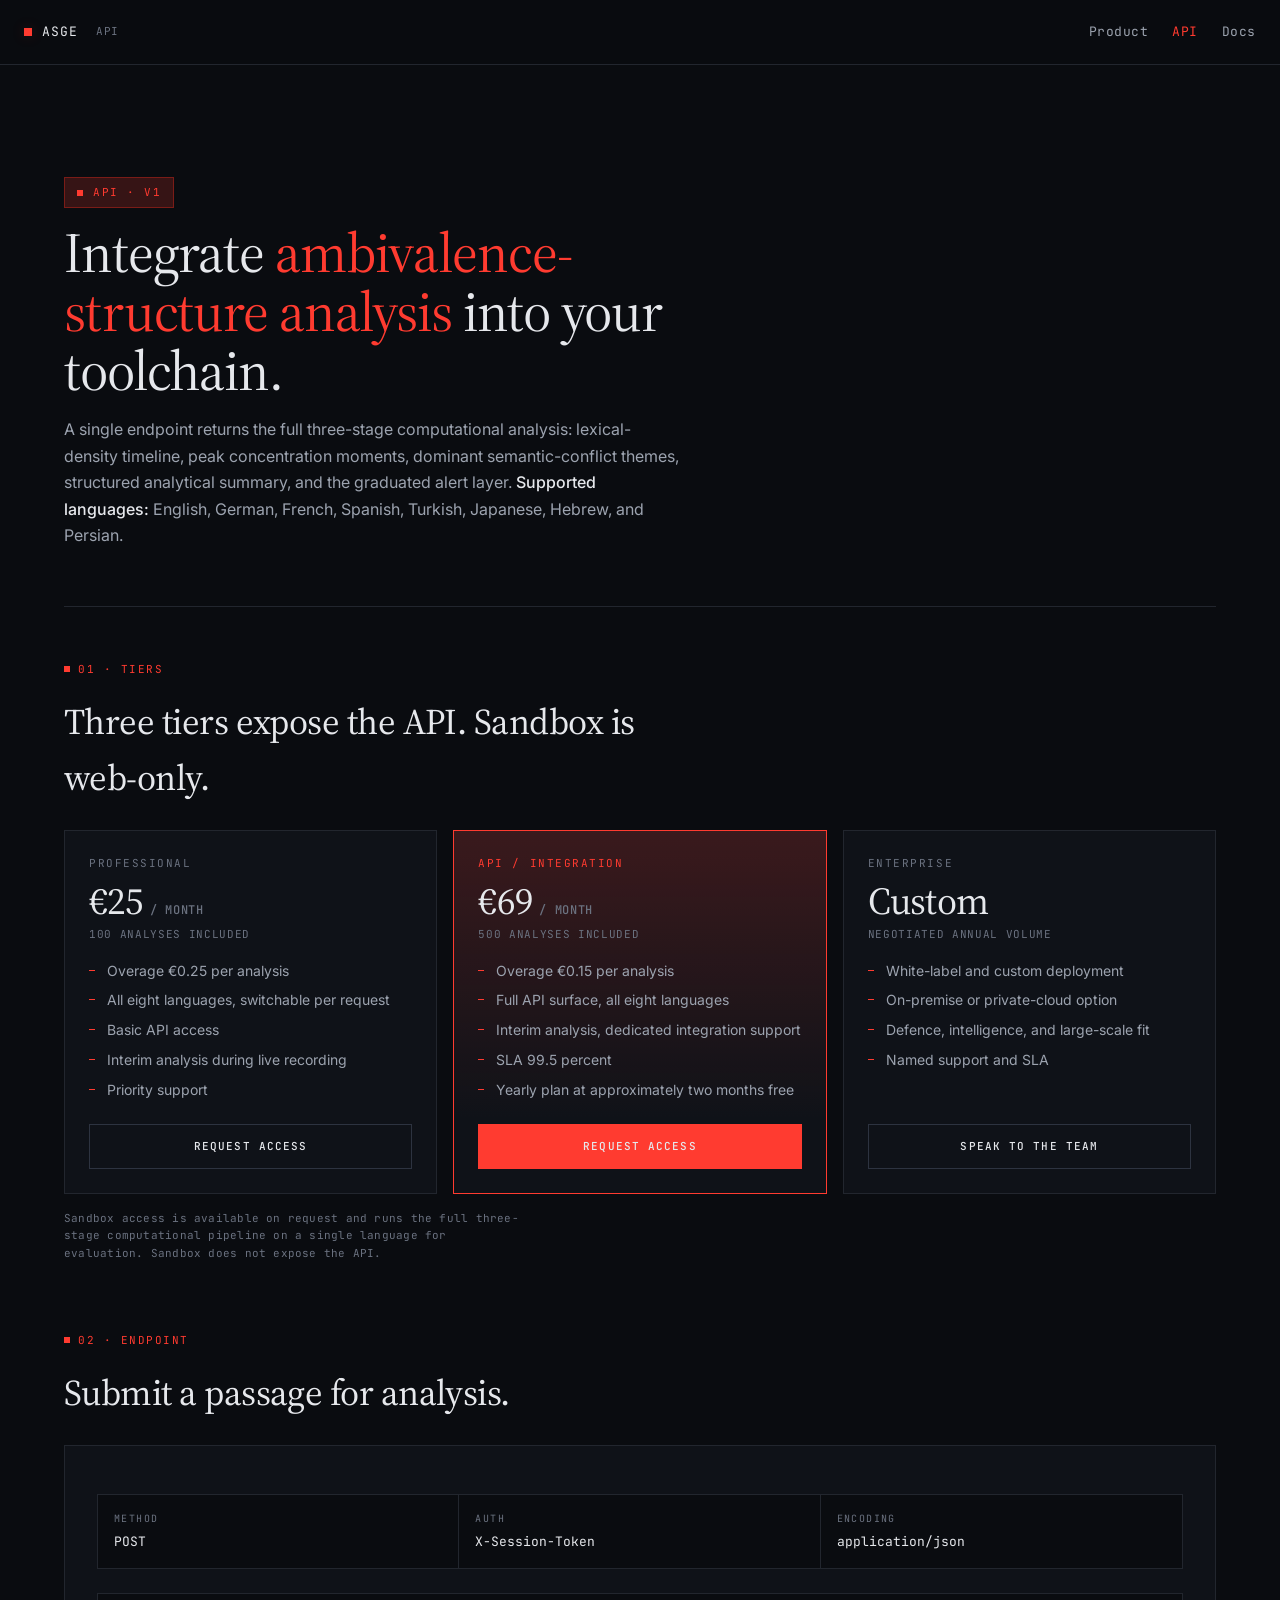
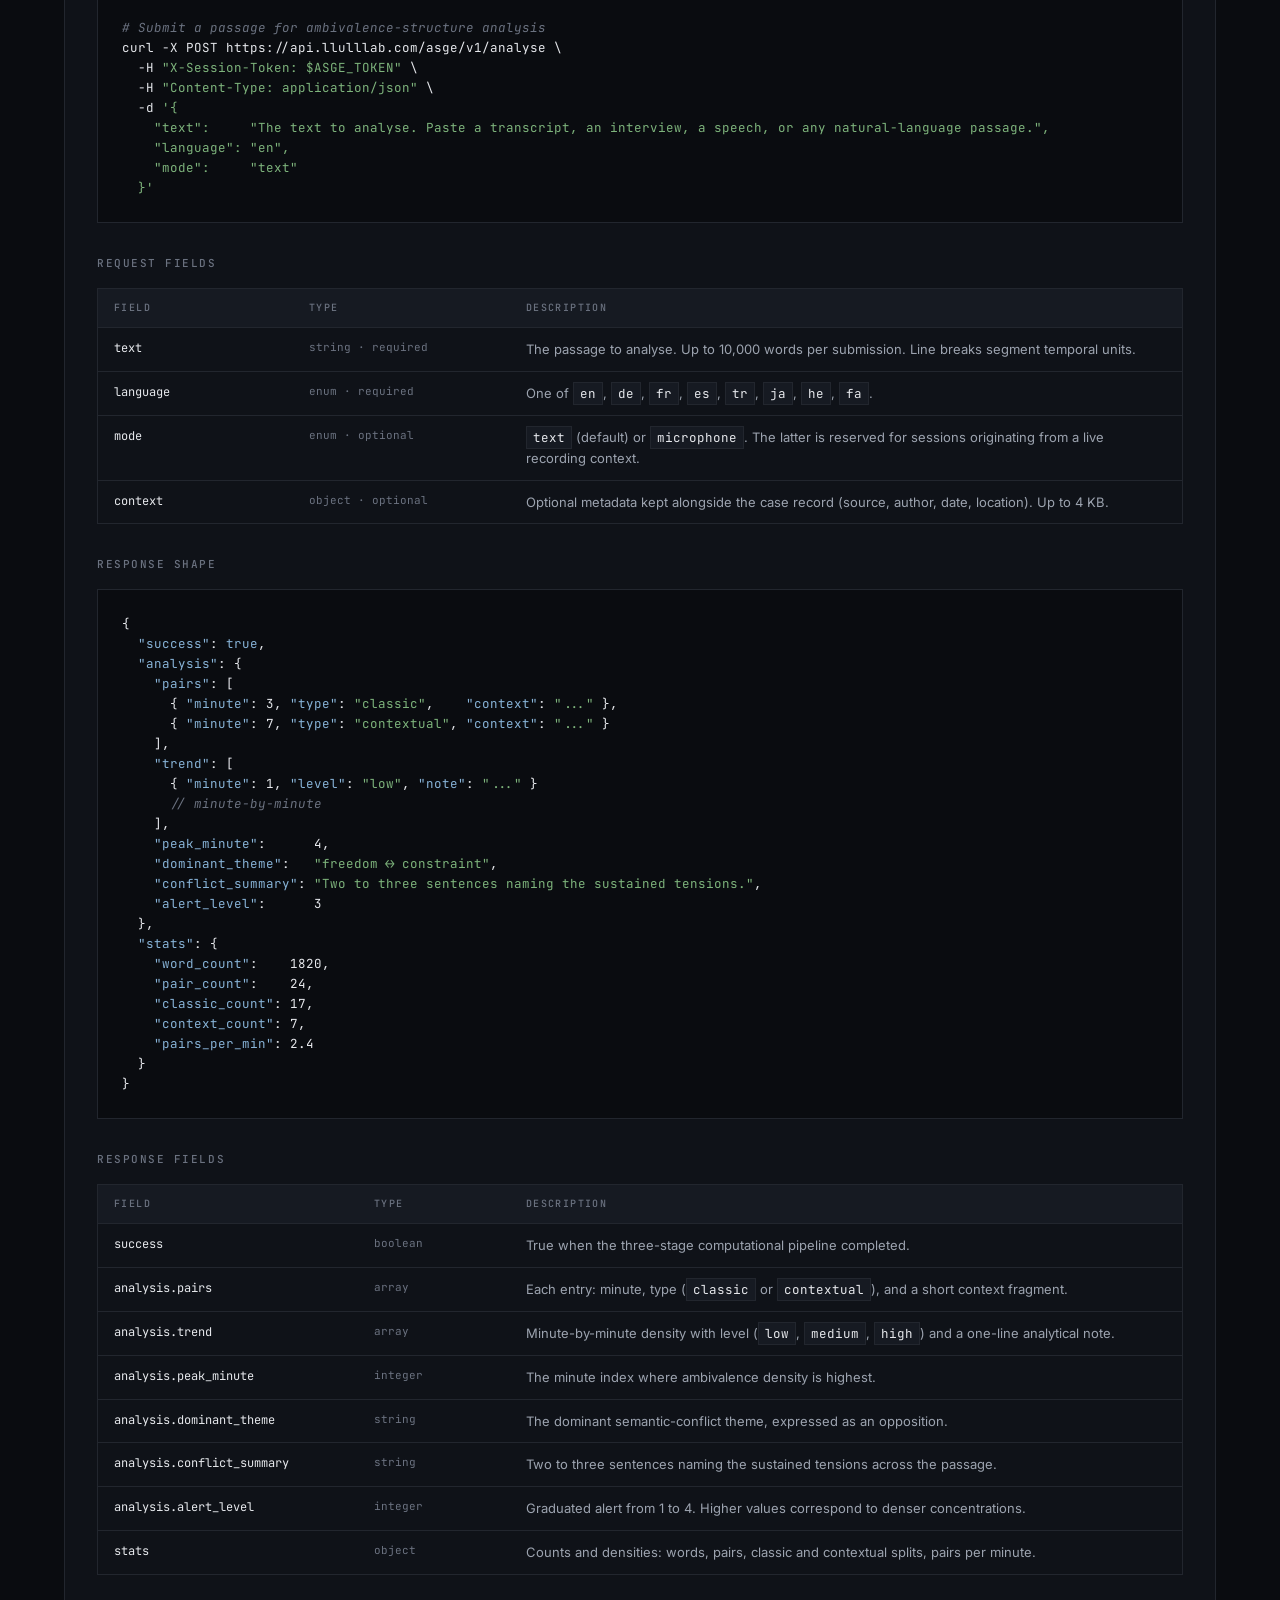
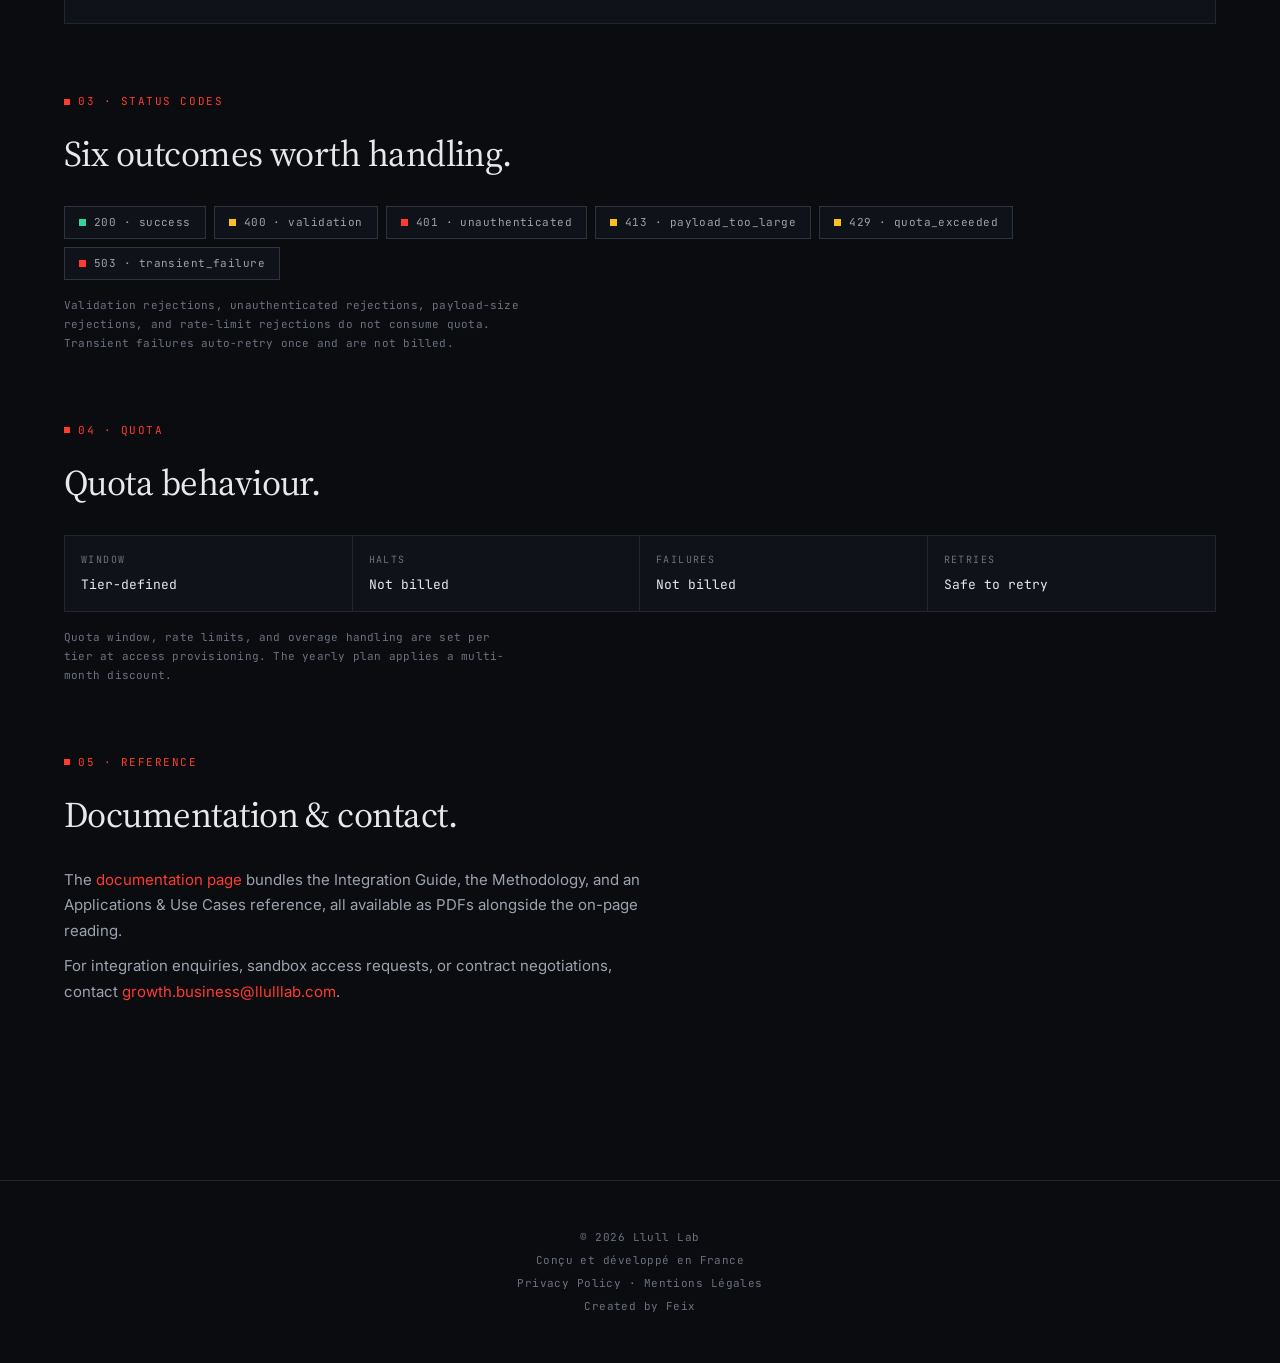
<file: api/index.html>
<!DOCTYPE html>
<html lang="en">
<head>
<meta charset="UTF-8">
<meta name="viewport" content="width=device-width, initial-scale=1.0">
<title>ASGE API — Integration reference for ambivalence-structure analysis</title>
<meta name="description" content="ASGE API. A single endpoint returns the full three-stage computational analysis of ambivalence structures in natural language. Pricing, schema, integration reference.">
<link rel="canonical" href="https://llulllab.com/ASGE/api/">
<meta property="og:type" content="website">
<meta property="og:url" content="https://llulllab.com/ASGE/api/">
<meta property="og:title" content="ASGE API — Integration reference">
<meta property="og:description" content="Integrate ASGE's three-stage ambivalence-structure analysis into your toolchain. Single endpoint, structured output.">
<meta name="twitter:card" content="summary">
<link rel="preconnect" href="https://fonts.googleapis.com">
<link rel="preconnect" href="https://fonts.gstatic.com" crossorigin>
<link href="https://fonts.googleapis.com/css2?family=Inter:wght@400;500;600;700&family=JetBrains+Mono:wght@400;500;600&family=Source+Serif+4:opsz,wght@8..60,400;8..60,500;8..60,600&display=swap" rel="stylesheet">
<style>
*,*::before,*::after{box-sizing:border-box;margin:0;padding:0}
:root{
  --bg-deep:#0a0c10;--bg-surface:#0f1218;--bg-elevated:#161a22;--bg-2:#1a1e26;
  --border:#22262e;--border-bright:#2d3340;
  --text-primary:#e6e8ec;--text-secondary:#9ca3af;--text-muted:#6b7280;
  --accent:#ff3b30;--accent-bright:#ff5e55;--accent-dim:#7a1c17;--accent-glow:rgba(255,59,48,0.18);
  --positive:#34d399;--warn:#fbbf24;
  --space-xs:6px;--space-sm:10px;--space-md:16px;--space-lg:24px;--space-xl:32px;--space-2xl:48px;--space-3xl:64px;
  --radius-sm:2px;--radius:4px;
  --transition-fast:120ms cubic-bezier(.4,0,.2,1);
  --font-mono:"JetBrains Mono","SF Mono",ui-monospace,Menlo,monospace;
  --font-display:"Source Serif 4",Georgia,serif;
  --font-sans:"Inter","Helvetica Neue",system-ui,sans-serif;
}
html,body{background:var(--bg-deep);color:var(--text-primary);font-family:var(--font-sans);line-height:1.55;-webkit-font-smoothing:antialiased;font-size:15px;min-height:100vh}
a{color:inherit;text-decoration:none}
::selection{background:var(--accent);color:var(--bg-deep)}
::-webkit-scrollbar{width:8px}::-webkit-scrollbar-track{background:var(--bg-deep)}::-webkit-scrollbar-thumb{background:var(--border-bright);border-radius:4px}
:focus-visible{outline:2px solid var(--accent);outline-offset:3px}

@keyframes pulse{0%,100%{opacity:1}50%{opacity:0.55}}

header{position:sticky;top:0;z-index:40;background:rgba(10,12,16,0.86);backdrop-filter:blur(12px);-webkit-backdrop-filter:blur(12px);border-bottom:1px solid var(--border)}
.nav-inner{max-width:1400px;margin:0 auto;padding:var(--space-md) var(--space-lg);display:flex;align-items:center;justify-content:space-between;gap:var(--space-md);height:64px}
.logo{display:flex;align-items:center;gap:10px;font-family:var(--font-mono);font-size:13px;letter-spacing:0.08em;text-transform:uppercase;color:var(--text-primary)}
.logo-dot{width:8px;height:8px;background:var(--accent);box-shadow:0 0 14px var(--accent-glow);animation:pulse 2.4s ease-in-out infinite;flex-shrink:0}
.logo-sub{font-family:var(--font-mono);font-size:11px;color:var(--text-muted);letter-spacing:0.06em;text-transform:uppercase;margin-left:8px}
.nav-links{display:flex;align-items:center;gap:var(--space-lg)}
.nav-links a{color:var(--text-secondary);font-family:var(--font-mono);font-size:13px;letter-spacing:0.04em;transition:color var(--transition-fast)}
.nav-links a:hover{color:var(--text-primary)}
.nav-links a.active{color:var(--accent)}

main{max-width:1200px;margin:0 auto;padding:var(--space-3xl) var(--space-lg) var(--space-2xl)}

.hero{padding:var(--space-2xl) 0 var(--space-2xl);border-bottom:1px solid var(--border);margin-bottom:var(--space-2xl)}
.hero-tag{display:inline-flex;align-items:center;gap:10px;font-family:var(--font-mono);font-size:11px;letter-spacing:0.14em;text-transform:uppercase;color:var(--accent);margin-bottom:var(--space-md);padding:6px 12px;border:1px solid var(--accent-dim);background:var(--accent-glow)}
.hero-tag::before{content:'';width:6px;height:6px;background:var(--accent)}
h1{font-family:var(--font-display);font-weight:400;font-size:clamp(34px,4.6vw,56px);line-height:1.05;letter-spacing:-0.02em;margin-bottom:var(--space-md);max-width:24ch}
h1 .highlight{color:var(--accent)}
.lede{font-size:16px;color:var(--text-secondary);line-height:1.65;max-width:620px}
.lede strong{color:var(--text-primary);font-weight:500}

.section{margin-bottom:var(--space-3xl)}
.section-label{display:inline-flex;align-items:center;gap:8px;font-family:var(--font-mono);font-size:11px;letter-spacing:0.14em;text-transform:uppercase;color:var(--accent);margin-bottom:var(--space-md)}
.section-label::before{content:'';width:6px;height:6px;background:var(--accent)}
h2.section-title{font-family:var(--font-display);font-weight:400;font-size:clamp(24px,3vw,36px);letter-spacing:-0.015em;margin-bottom:var(--space-lg);max-width:32ch}
h3.sub-title{font-family:var(--font-mono);font-size:11px;font-weight:500;letter-spacing:0.14em;text-transform:uppercase;color:var(--text-muted);margin:var(--space-xl) 0 var(--space-sm)}
p{font-size:15px;color:var(--text-secondary);line-height:1.7;margin-bottom:var(--space-sm);max-width:65ch}
p strong{color:var(--text-primary);font-weight:500}
ul{margin:var(--space-sm) 0 var(--space-md) var(--space-lg);list-style:none}
ul li{font-size:14px;color:var(--text-secondary);line-height:1.7;margin-bottom:var(--space-xs);position:relative;padding-left:18px}
ul li::before{content:'';position:absolute;left:0;top:11px;width:6px;height:1px;background:var(--accent)}
code{font-family:var(--font-mono);font-size:12.5px;background:var(--bg-elevated);padding:2px 6px;border:1px solid var(--border);color:var(--text-primary)}

.tiers{display:grid;grid-template-columns:repeat(3,1fr);gap:var(--space-md);margin-top:var(--space-lg)}
.tier{background:var(--bg-surface);border:1px solid var(--border);padding:var(--space-lg);display:flex;flex-direction:column;transition:border-color var(--transition-fast)}
.tier:hover{border-color:var(--border-bright)}
.tier.featured{border-color:var(--accent);background:linear-gradient(180deg,var(--accent-glow),transparent 80%),var(--bg-surface)}
.tier-name{font-family:var(--font-mono);font-size:11px;letter-spacing:0.14em;text-transform:uppercase;color:var(--text-muted);margin-bottom:var(--space-sm)}
.tier.featured .tier-name{color:var(--accent)}
.tier-price{font-family:var(--font-display);font-size:38px;font-weight:400;color:var(--text-primary);line-height:1;letter-spacing:-0.02em}
.tier-price small{font-family:var(--font-mono);font-size:12px;font-weight:500;color:var(--text-muted);margin-left:6px;letter-spacing:0.06em;text-transform:uppercase}
.tier-included{font-family:var(--font-mono);font-size:11px;color:var(--text-muted);margin-top:var(--space-xs);margin-bottom:var(--space-md);letter-spacing:0.06em;text-transform:uppercase}
.tier ul{flex:1;margin:0 0 var(--space-md)}
.tier-cta{display:block;text-align:center;padding:13px;font-family:var(--font-mono);font-size:11px;font-weight:500;letter-spacing:0.1em;text-transform:uppercase;border:1px solid var(--border-bright);background:transparent;color:var(--text-primary);transition:all var(--transition-fast)}
.tier-cta:hover{border-color:var(--accent);color:var(--accent)}
.tier.featured .tier-cta{background:var(--accent);color:var(--text-primary);border-color:var(--accent)}
.tier.featured .tier-cta:hover{background:var(--accent-bright);border-color:var(--accent-bright)}
.tier-note{font-family:var(--font-mono);font-size:11px;color:var(--text-muted);margin-top:var(--space-md);letter-spacing:0.02em;line-height:1.6}

.endpoint{background:var(--bg-surface);border:1px solid var(--border);padding:var(--space-xl);margin-top:var(--space-lg)}
.endpoint-meta{display:grid;grid-template-columns:repeat(3,1fr);border:1px solid var(--border);background:var(--bg-deep);margin-top:var(--space-md);margin-bottom:var(--space-lg)}
.endpoint-meta > div{padding:var(--space-md);border-right:1px solid var(--border)}
.endpoint-meta > div:last-child{border-right:none}
.endpoint-meta dt{font-family:var(--font-mono);font-size:10px;letter-spacing:0.14em;text-transform:uppercase;color:var(--text-muted);margin-bottom:6px}
.endpoint-meta dd{font-family:var(--font-mono);font-size:13px;color:var(--text-primary)}

pre.code{background:var(--bg-deep);color:#e6e8ec;font-family:var(--font-mono);font-size:12.5px;line-height:1.6;padding:var(--space-lg);border:1px solid var(--border);overflow-x:auto;white-space:pre;margin:var(--space-md) 0}
pre.code .k{color:#88b4d8}
pre.code .s{color:#7eb47c}
pre.code .c{color:var(--text-muted);font-style:italic}

table.fields{width:100%;border-collapse:collapse;font-size:13px;margin:var(--space-md) 0;background:var(--bg-surface);border:1px solid var(--border)}
table.fields th,table.fields td{text-align:left;padding:11px var(--space-md);border-bottom:1px solid var(--border);vertical-align:top}
table.fields tr:last-child td{border-bottom:none}
table.fields th{font-family:var(--font-mono);font-size:10px;letter-spacing:0.14em;text-transform:uppercase;color:var(--text-muted);font-weight:500;background:var(--bg-elevated)}
table.fields td.fname{font-family:var(--font-mono);font-size:12px;color:var(--text-primary);white-space:nowrap}
table.fields td.ftype{font-family:var(--font-mono);font-size:11px;color:var(--text-muted);white-space:nowrap}
table.fields td.fdesc{color:var(--text-secondary);line-height:1.6}

.status-row{display:flex;flex-wrap:wrap;gap:8px;margin-top:var(--space-md)}
.chip{display:inline-flex;align-items:center;gap:8px;font-family:var(--font-mono);font-size:11px;color:var(--text-secondary);padding:7px 14px;border:1px solid var(--border-bright);background:var(--bg-surface);letter-spacing:0.04em}
.chip .dot{width:7px;height:7px}
.chip .dot.ok{background:var(--positive)}
.chip .dot.warn{background:var(--warn)}
.chip .dot.bad{background:var(--accent)}

.quota-strip{display:grid;grid-template-columns:repeat(4,1fr);border:1px solid var(--border);background:var(--bg-surface);margin-top:var(--space-md)}
.quota-strip > div{padding:var(--space-md);border-right:1px solid var(--border)}
.quota-strip > div:last-child{border-right:none}
.quota-strip dt{font-family:var(--font-mono);font-size:10px;letter-spacing:0.14em;text-transform:uppercase;color:var(--text-muted);margin-bottom:8px}
.quota-strip dd{font-family:var(--font-mono);font-size:13px;color:var(--text-primary)}

.note{font-family:var(--font-mono);font-size:11px;color:var(--text-muted);letter-spacing:0.02em;line-height:1.7;margin-top:var(--space-md)}

footer{padding:var(--space-2xl) var(--space-lg);border-top:1px solid var(--border);margin-top:var(--space-3xl)}
.footer-inner{max-width:1400px;margin:0 auto;display:flex;flex-direction:column;align-items:center;gap:6px}
.footer-text{font-family:var(--font-mono);font-size:11px;color:var(--text-muted);letter-spacing:0.04em}
.footer-text a{color:var(--text-muted)}
.footer-text a:hover{color:var(--text-primary)}

@media(max-width:900px){
  .tiers{grid-template-columns:1fr}
  .endpoint-meta{grid-template-columns:1fr}
  .endpoint-meta > div{border-right:none;border-bottom:1px solid var(--border)}
  .endpoint-meta > div:last-child{border-bottom:none}
  .quota-strip{grid-template-columns:repeat(2,1fr)}
  .quota-strip > div:nth-child(2){border-right:none}
  .quota-strip > div:nth-child(1),.quota-strip > div:nth-child(2){border-bottom:1px solid var(--border)}
}
</style>
</head>
<body>

<header>
  <nav class="nav-inner" role="navigation" aria-label="Main navigation">
    <a href="../" class="logo" aria-label="ASGE — back to product page">
      <span class="logo-dot" aria-hidden="true"></span>
      ASGE
      <span class="logo-sub">API</span>
    </a>
    <div class="nav-links">
      <a href="../">Product</a>
      <a href="../api/" class="active">API</a>
      <a href="../docs/">Docs</a>
    </div>
  </nav>
</header>

<main>

  <section class="hero">
    <div class="hero-tag">API · v1</div>
    <h1>Integrate <span class="highlight">ambivalence-structure analysis</span> into your toolchain.</h1>
    <p class="lede">A single endpoint returns the full three-stage computational analysis: lexical-density timeline, peak concentration moments, dominant semantic-conflict themes, structured analytical summary, and the graduated alert layer. <strong>Supported languages:</strong> English, German, French, Spanish, Turkish, Japanese, Hebrew, and Persian.</p>
  </section>

  <section class="section">
    <div class="section-label">01 · Tiers</div>
    <h2 class="section-title">Three tiers expose the API. Sandbox is web-only.</h2>

    <div class="tiers">
      <div class="tier">
        <div class="tier-name">Professional</div>
        <div class="tier-price">&euro;25<small>/ month</small></div>
        <div class="tier-included">100 analyses included</div>
        <ul>
          <li>Overage &euro;0.25 per analysis</li>
          <li>All eight languages, switchable per request</li>
          <li>Basic API access</li>
          <li>Interim analysis during live recording</li>
          <li>Priority support</li>
        </ul>
        <a class="tier-cta" href="mailto:growth.business@llulllab.com?subject=ASGE%20Professional">Request access</a>
      </div>

      <div class="tier featured">
        <div class="tier-name">API / Integration</div>
        <div class="tier-price">&euro;69<small>/ month</small></div>
        <div class="tier-included">500 analyses included</div>
        <ul>
          <li>Overage &euro;0.15 per analysis</li>
          <li>Full API surface, all eight languages</li>
          <li>Interim analysis, dedicated integration support</li>
          <li>SLA 99.5 percent</li>
          <li>Yearly plan at approximately two months free</li>
        </ul>
        <a class="tier-cta" href="mailto:growth.business@llulllab.com?subject=ASGE%20API%20Integration">Request access</a>
      </div>

      <div class="tier">
        <div class="tier-name">Enterprise</div>
        <div class="tier-price">Custom</div>
        <div class="tier-included">Negotiated annual volume</div>
        <ul>
          <li>White-label and custom deployment</li>
          <li>On-premise or private-cloud option</li>
          <li>Defence, intelligence, and large-scale fit</li>
          <li>Named support and SLA</li>
        </ul>
        <a class="tier-cta" href="mailto:growth.business@llulllab.com?subject=ASGE%20Enterprise">Speak to the team</a>
      </div>
    </div>

    <p class="tier-note">Sandbox access is available on request and runs the full three-stage computational pipeline on a single language for evaluation. Sandbox does not expose the API.</p>
  </section>

  <section class="section">
    <div class="section-label">02 · Endpoint</div>
    <h2 class="section-title">Submit a passage for analysis.</h2>

    <div class="endpoint">
      <div class="endpoint-meta">
        <div><dt>Method</dt><dd>POST</dd></div>
        <div><dt>Auth</dt><dd>X-Session-Token</dd></div>
        <div><dt>Encoding</dt><dd>application/json</dd></div>
      </div>

<pre class="code"><span class="c"># Submit a passage for ambivalence-structure analysis</span>
curl -X POST https://api.llulllab.com/asge/v1/analyse \
  -H <span class="s">"X-Session-Token: $ASGE_TOKEN"</span> \
  -H <span class="s">"Content-Type: application/json"</span> \
  -d <span class="s">'{
    "text":     "The text to analyse. Paste a transcript, an interview, a speech, or any natural-language passage.",
    "language": "en",
    "mode":     "text"
  }'</span></pre>

      <h3 class="sub-title">Request fields</h3>
      <table class="fields">
        <thead><tr><th style="width:18%">Field</th><th style="width:20%">Type</th><th>Description</th></tr></thead>
        <tbody>
          <tr><td class="fname">text</td><td class="ftype">string · required</td><td class="fdesc">The passage to analyse. Up to 10,000 words per submission. Line breaks segment temporal units.</td></tr>
          <tr><td class="fname">language</td><td class="ftype">enum · required</td><td class="fdesc">One of <code>en</code>, <code>de</code>, <code>fr</code>, <code>es</code>, <code>tr</code>, <code>ja</code>, <code>he</code>, <code>fa</code>.</td></tr>
          <tr><td class="fname">mode</td><td class="ftype">enum · optional</td><td class="fdesc"><code>text</code> (default) or <code>microphone</code>. The latter is reserved for sessions originating from a live recording context.</td></tr>
          <tr><td class="fname">context</td><td class="ftype">object · optional</td><td class="fdesc">Optional metadata kept alongside the case record (source, author, date, location). Up to 4 KB.</td></tr>
        </tbody>
      </table>

      <h3 class="sub-title">Response shape</h3>
<pre class="code">{
  <span class="k">"success"</span>: <span class="k">true</span>,
  <span class="k">"analysis"</span>: {
    <span class="k">"pairs"</span>: [
      { <span class="k">"minute"</span>: 3, <span class="k">"type"</span>: <span class="s">"classic"</span>,    <span class="k">"context"</span>: <span class="s">"..."</span> },
      { <span class="k">"minute"</span>: 7, <span class="k">"type"</span>: <span class="s">"contextual"</span>, <span class="k">"context"</span>: <span class="s">"..."</span> }
    ],
    <span class="k">"trend"</span>: [
      { <span class="k">"minute"</span>: 1, <span class="k">"level"</span>: <span class="s">"low"</span>, <span class="k">"note"</span>: <span class="s">"..."</span> }
      <span class="c">// minute-by-minute</span>
    ],
    <span class="k">"peak_minute"</span>:      4,
    <span class="k">"dominant_theme"</span>:   <span class="s">"freedom &harr; constraint"</span>,
    <span class="k">"conflict_summary"</span>: <span class="s">"Two to three sentences naming the sustained tensions."</span>,
    <span class="k">"alert_level"</span>:      3
  },
  <span class="k">"stats"</span>: {
    <span class="k">"word_count"</span>:    1820,
    <span class="k">"pair_count"</span>:    24,
    <span class="k">"classic_count"</span>: 17,
    <span class="k">"context_count"</span>: 7,
    <span class="k">"pairs_per_min"</span>: 2.4
  }
}</pre>

      <h3 class="sub-title">Response fields</h3>
      <table class="fields">
        <thead><tr><th style="width:24%">Field</th><th style="width:14%">Type</th><th>Description</th></tr></thead>
        <tbody>
          <tr><td class="fname">success</td><td class="ftype">boolean</td><td class="fdesc">True when the three-stage computational pipeline completed.</td></tr>
          <tr><td class="fname">analysis.pairs</td><td class="ftype">array</td><td class="fdesc">Each entry: minute, type (<code>classic</code> or <code>contextual</code>), and a short context fragment.</td></tr>
          <tr><td class="fname">analysis.trend</td><td class="ftype">array</td><td class="fdesc">Minute-by-minute density with level (<code>low</code>, <code>medium</code>, <code>high</code>) and a one-line analytical note.</td></tr>
          <tr><td class="fname">analysis.peak_minute</td><td class="ftype">integer</td><td class="fdesc">The minute index where ambivalence density is highest.</td></tr>
          <tr><td class="fname">analysis.dominant_theme</td><td class="ftype">string</td><td class="fdesc">The dominant semantic-conflict theme, expressed as an opposition.</td></tr>
          <tr><td class="fname">analysis.conflict_summary</td><td class="ftype">string</td><td class="fdesc">Two to three sentences naming the sustained tensions across the passage.</td></tr>
          <tr><td class="fname">analysis.alert_level</td><td class="ftype">integer</td><td class="fdesc">Graduated alert from 1 to 4. Higher values correspond to denser concentrations.</td></tr>
          <tr><td class="fname">stats</td><td class="ftype">object</td><td class="fdesc">Counts and densities: words, pairs, classic and contextual splits, pairs per minute.</td></tr>
        </tbody>
      </table>
    </div>
  </section>

  <section class="section">
    <div class="section-label">03 · Status codes</div>
    <h2 class="section-title">Six outcomes worth handling.</h2>

    <div class="status-row">
      <span class="chip"><span class="dot ok"></span>200 &middot; success</span>
      <span class="chip"><span class="dot warn"></span>400 &middot; validation</span>
      <span class="chip"><span class="dot bad"></span>401 &middot; unauthenticated</span>
      <span class="chip"><span class="dot warn"></span>413 &middot; payload_too_large</span>
      <span class="chip"><span class="dot warn"></span>429 &middot; quota_exceeded</span>
      <span class="chip"><span class="dot bad"></span>503 &middot; transient_failure</span>
    </div>
    <p class="note">Validation rejections, unauthenticated rejections, payload-size rejections, and rate-limit rejections do not consume quota. Transient failures auto-retry once and are not billed.</p>
  </section>

  <section class="section">
    <div class="section-label">04 · Quota</div>
    <h2 class="section-title">Quota behaviour.</h2>
    <div class="quota-strip">
      <div><dt>Window</dt><dd>Tier-defined</dd></div>
      <div><dt>Halts</dt><dd>Not billed</dd></div>
      <div><dt>Failures</dt><dd>Not billed</dd></div>
      <div><dt>Retries</dt><dd>Safe to retry</dd></div>
    </div>
    <p class="note">Quota window, rate limits, and overage handling are set per tier at access provisioning. The yearly plan applies a multi-month discount.</p>
  </section>

  <section class="section">
    <div class="section-label">05 · Reference</div>
    <h2 class="section-title">Documentation &amp; contact.</h2>
    <p>The <a href="../docs/" style="color:var(--accent)">documentation page</a> bundles the Integration Guide, the Methodology, and an Applications &amp; Use Cases reference, all available as PDFs alongside the on-page reading.</p>
    <p>For integration enquiries, sandbox access requests, or contract negotiations, contact <a href="mailto:growth.business@llulllab.com" style="color:var(--accent)">growth.business@llulllab.com</a>.</p>
  </section>

</main>

<footer>
  <div class="footer-inner">
    <span class="footer-text">&copy; 2026 <a href="https://llulllab.com" target="_blank" rel="noopener">Llull Lab</a></span>
    <span class="footer-text">Con&ccedil;u et d&eacute;velopp&eacute; en France</span>
    <span class="footer-text"><a href="https://llulllab.com/privacy-policy.html" target="_blank" rel="noopener">Privacy Policy</a> &middot; <a href="https://llulllab.com/mentions-legales.html" target="_blank" rel="noopener">Mentions L&eacute;gales</a></span>
    <span class="footer-text"><a href="https://feix.app" target="_blank" rel="noopener">Created by Feix</a></span>
  </div>
</footer>

</body>
</html>
</file>
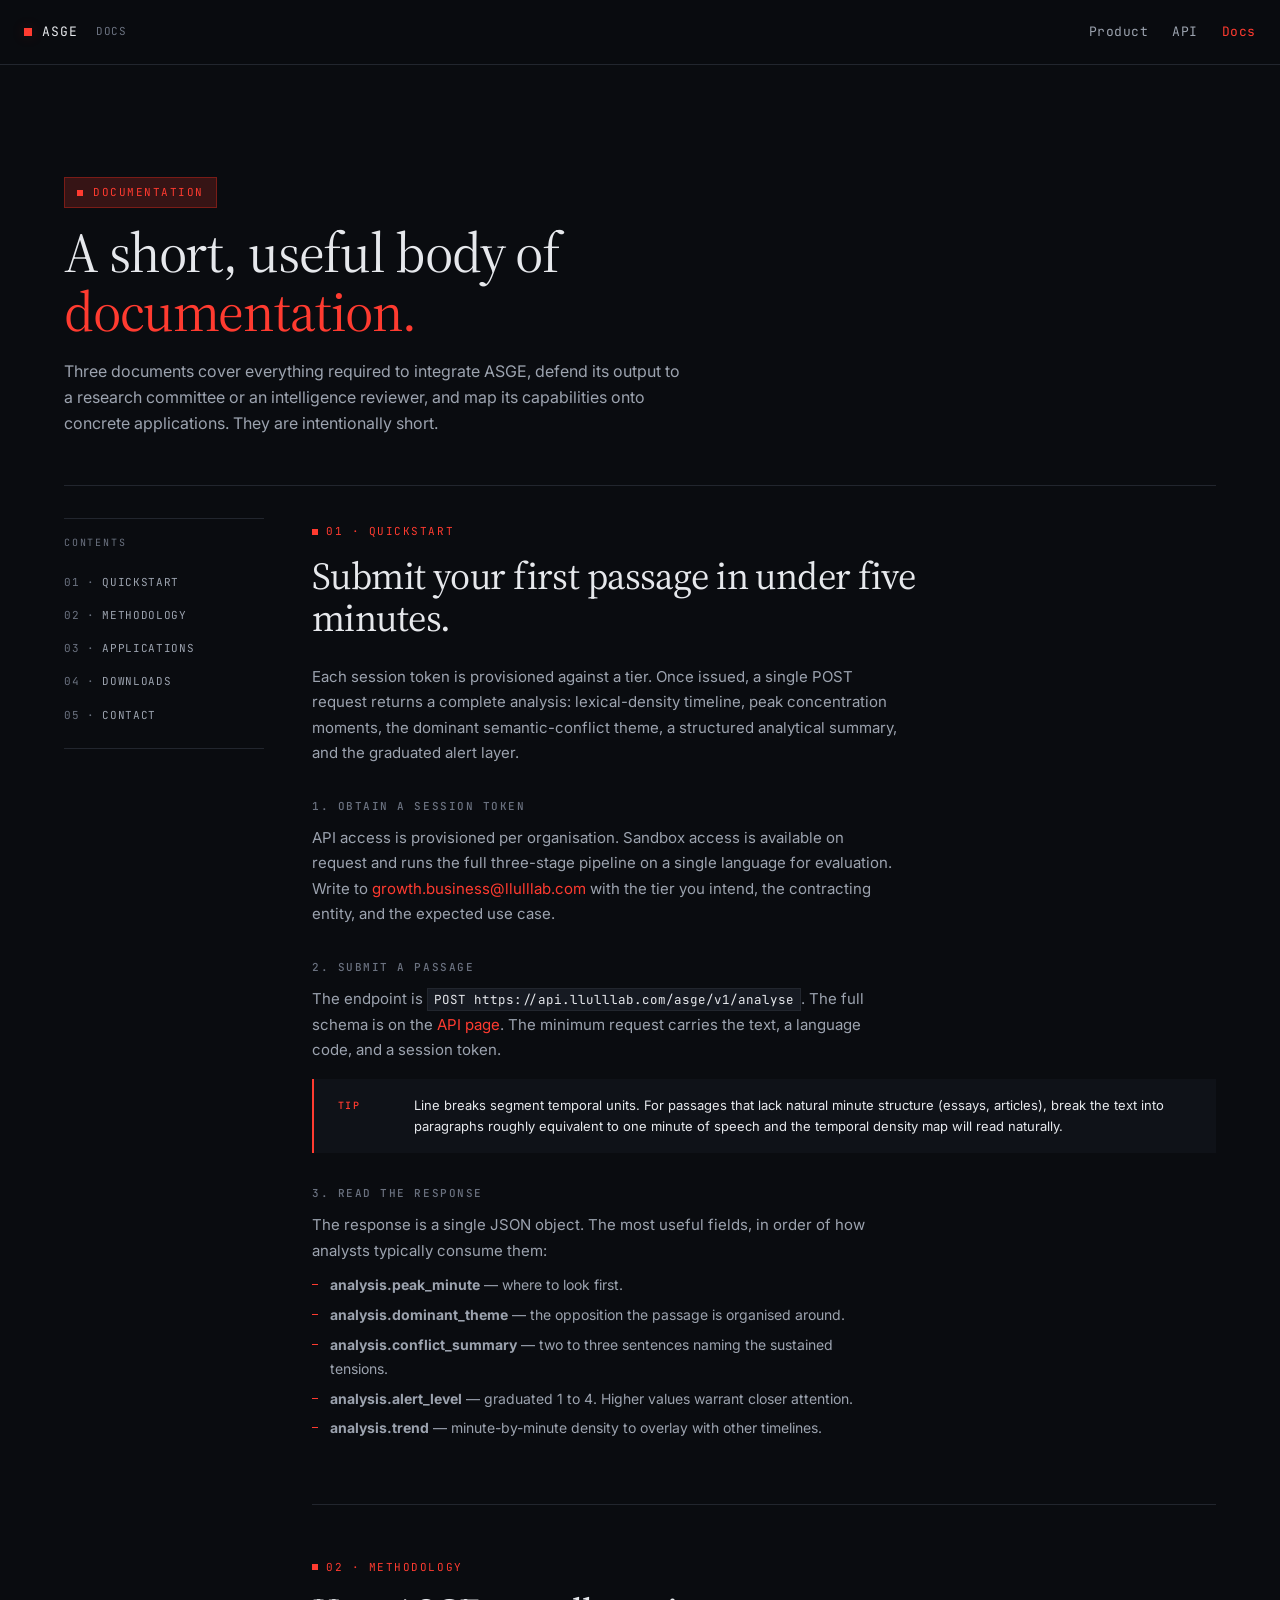
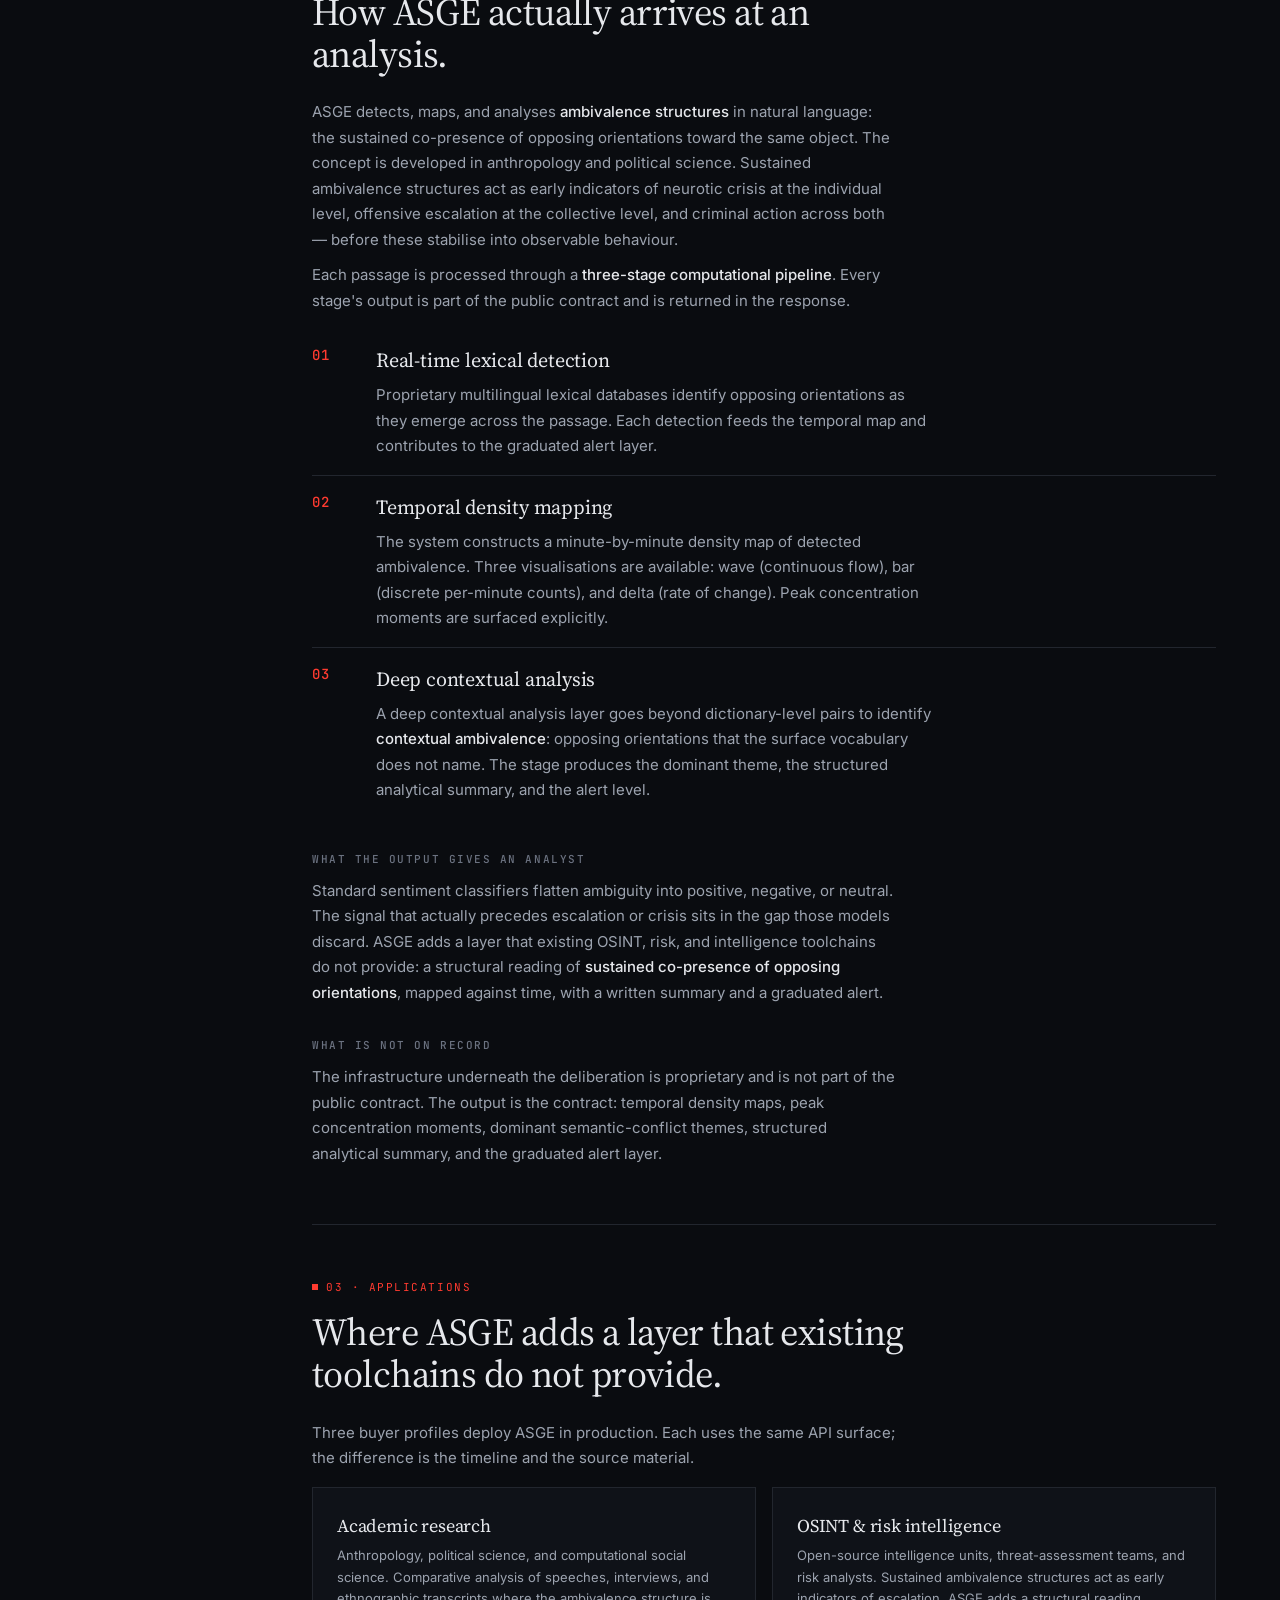
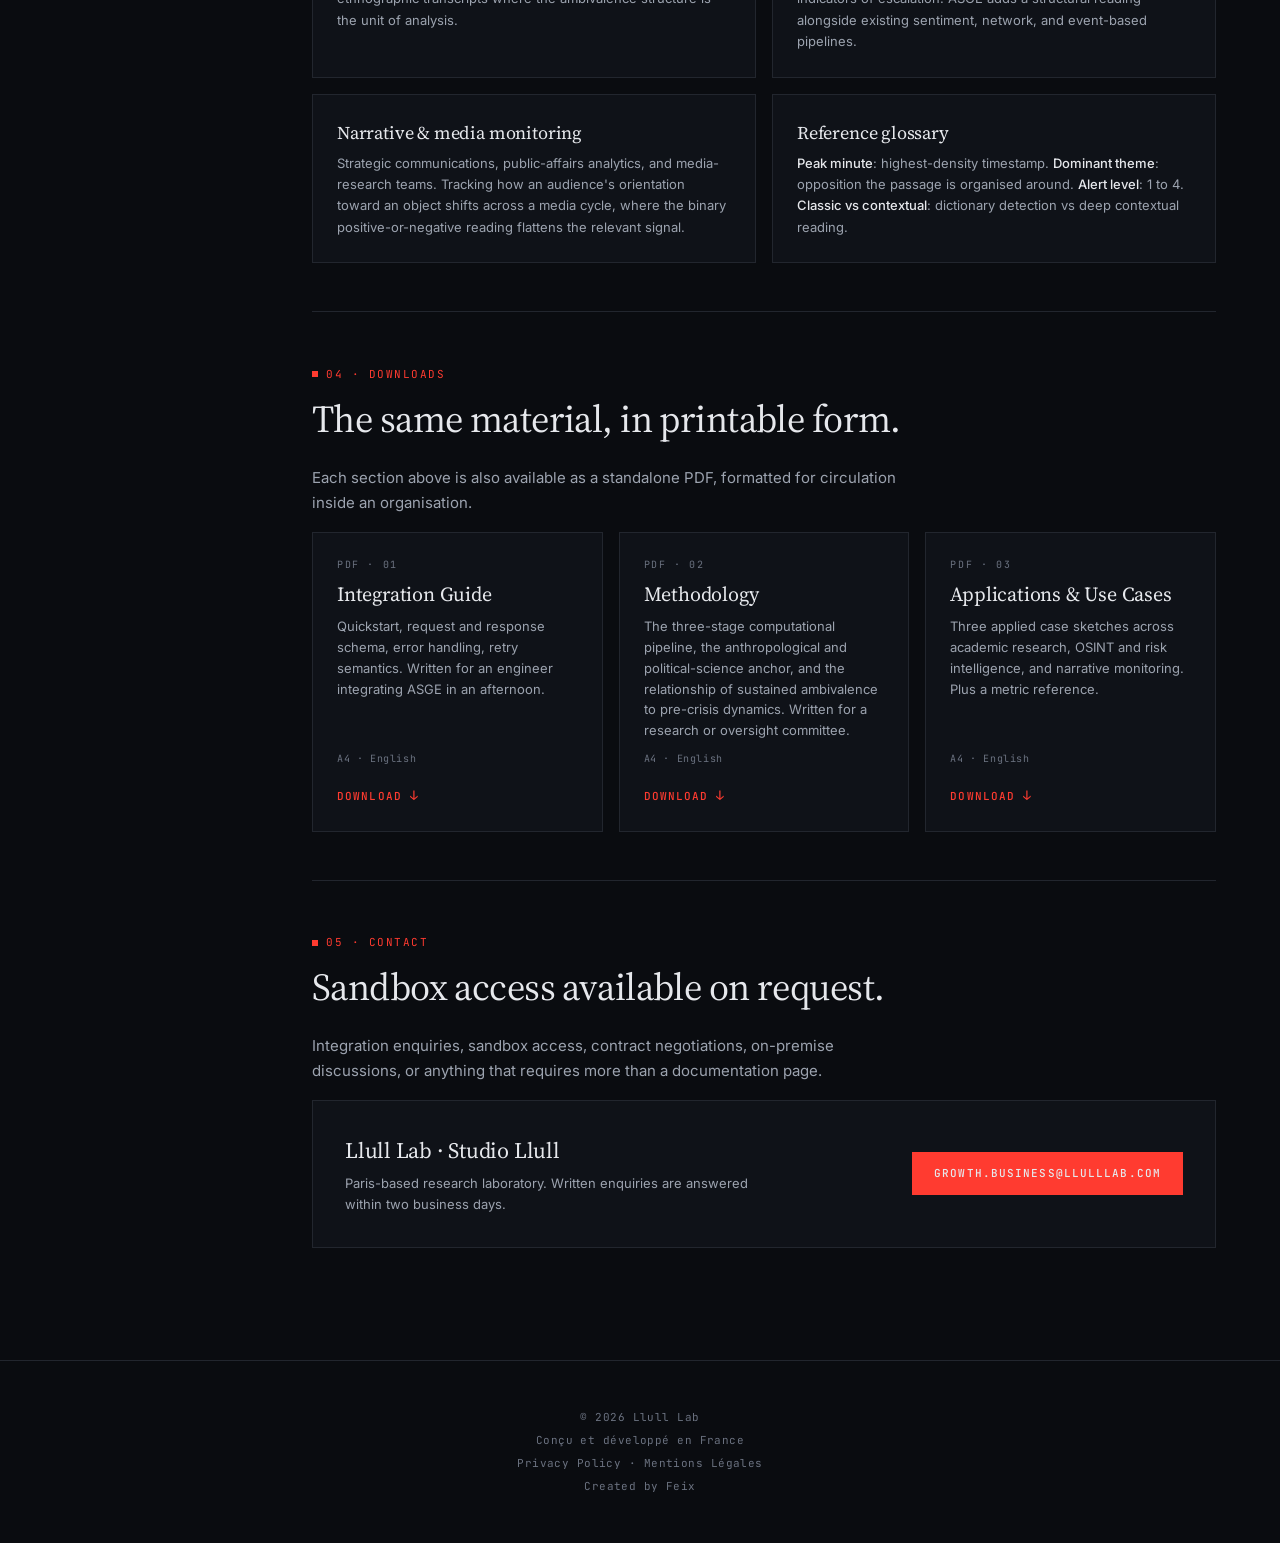
<file: docs/index.html>
<!DOCTYPE html>
<html lang="en">
<head>
<meta charset="UTF-8">
<meta name="viewport" content="width=device-width, initial-scale=1.0">
<title>ASGE Documentation — Methodology, integration, applications</title>
<meta name="description" content="ASGE documentation. Quickstart, the three-stage computational pipeline, applications across research and intelligence, and downloadable PDFs.">
<link rel="canonical" href="https://llulllab.com/ASGE/docs/">
<meta property="og:type" content="website">
<meta property="og:url" content="https://llulllab.com/ASGE/docs/">
<meta property="og:title" content="ASGE Documentation">
<meta property="og:description" content="Methodology, integration, and applications for ASGE — the ambivalence-structure analysis engine.">
<meta name="twitter:card" content="summary">
<link rel="preconnect" href="https://fonts.googleapis.com">
<link rel="preconnect" href="https://fonts.gstatic.com" crossorigin>
<link href="https://fonts.googleapis.com/css2?family=Inter:wght@400;500;600;700&family=JetBrains+Mono:wght@400;500;600&family=Source+Serif+4:opsz,wght@8..60,400;8..60,500;8..60,600&display=swap" rel="stylesheet">
<style>
*,*::before,*::after{box-sizing:border-box;margin:0;padding:0}
:root{
  --bg-deep:#0a0c10;--bg-surface:#0f1218;--bg-elevated:#161a22;--bg-2:#1a1e26;
  --border:#22262e;--border-bright:#2d3340;
  --text-primary:#e6e8ec;--text-secondary:#9ca3af;--text-muted:#6b7280;
  --accent:#ff3b30;--accent-bright:#ff5e55;--accent-dim:#7a1c17;--accent-glow:rgba(255,59,48,0.18);
  --positive:#34d399;--warn:#fbbf24;
  --space-xs:6px;--space-sm:10px;--space-md:16px;--space-lg:24px;--space-xl:32px;--space-2xl:48px;--space-3xl:64px;
  --radius-sm:2px;--radius:4px;
  --transition-fast:120ms cubic-bezier(.4,0,.2,1);
  --font-mono:"JetBrains Mono","SF Mono",ui-monospace,Menlo,monospace;
  --font-display:"Source Serif 4",Georgia,serif;
  --font-sans:"Inter","Helvetica Neue",system-ui,sans-serif;
}
html,body{background:var(--bg-deep);color:var(--text-primary);font-family:var(--font-sans);line-height:1.55;-webkit-font-smoothing:antialiased;font-size:15px;min-height:100vh}
a{color:inherit;text-decoration:none}
::selection{background:var(--accent);color:var(--bg-deep)}
::-webkit-scrollbar{width:8px}::-webkit-scrollbar-track{background:var(--bg-deep)}::-webkit-scrollbar-thumb{background:var(--border-bright);border-radius:4px}
:focus-visible{outline:2px solid var(--accent);outline-offset:3px}

@keyframes pulse{0%,100%{opacity:1}50%{opacity:0.55}}

header{position:sticky;top:0;z-index:40;background:rgba(10,12,16,0.86);backdrop-filter:blur(12px);-webkit-backdrop-filter:blur(12px);border-bottom:1px solid var(--border)}
.nav-inner{max-width:1400px;margin:0 auto;padding:var(--space-md) var(--space-lg);display:flex;align-items:center;justify-content:space-between;gap:var(--space-md);height:64px}
.logo{display:flex;align-items:center;gap:10px;font-family:var(--font-mono);font-size:13px;letter-spacing:0.08em;text-transform:uppercase;color:var(--text-primary)}
.logo-dot{width:8px;height:8px;background:var(--accent);box-shadow:0 0 14px var(--accent-glow);animation:pulse 2.4s ease-in-out infinite;flex-shrink:0}
.logo-sub{font-family:var(--font-mono);font-size:11px;color:var(--text-muted);letter-spacing:0.06em;text-transform:uppercase;margin-left:8px}
.nav-links{display:flex;align-items:center;gap:var(--space-lg)}
.nav-links a{color:var(--text-secondary);font-family:var(--font-mono);font-size:13px;letter-spacing:0.04em;transition:color var(--transition-fast)}
.nav-links a:hover{color:var(--text-primary)}
.nav-links a.active{color:var(--accent)}

main{max-width:1200px;margin:0 auto;padding:var(--space-3xl) var(--space-lg) var(--space-2xl)}

.hero{padding:var(--space-2xl) 0 var(--space-2xl);border-bottom:1px solid var(--border);margin-bottom:var(--space-xl)}
.hero-tag{display:inline-flex;align-items:center;gap:10px;font-family:var(--font-mono);font-size:11px;letter-spacing:0.14em;text-transform:uppercase;color:var(--accent);margin-bottom:var(--space-md);padding:6px 12px;border:1px solid var(--accent-dim);background:var(--accent-glow)}
.hero-tag::before{content:'';width:6px;height:6px;background:var(--accent)}
h1{font-family:var(--font-display);font-weight:400;font-size:clamp(34px,4.6vw,56px);line-height:1.05;letter-spacing:-0.02em;margin-bottom:var(--space-md);max-width:28ch}
h1 .highlight{color:var(--accent)}
.lede{font-size:16px;color:var(--text-secondary);line-height:1.65;max-width:620px}
.lede strong{color:var(--text-primary);font-weight:500}

.docs-layout{display:grid;grid-template-columns:200px 1fr;gap:var(--space-2xl);align-items:start;margin-top:var(--space-xl)}
.docs-toc{position:sticky;top:88px;padding:var(--space-md) 0;border-top:1px solid var(--border);border-bottom:1px solid var(--border)}
.docs-toc .toc-label{font-family:var(--font-mono);font-size:10px;letter-spacing:0.18em;text-transform:uppercase;color:var(--text-muted);margin-bottom:var(--space-md)}
.docs-toc ol{list-style:none;counter-reset:tocnum}
.docs-toc li{counter-increment:tocnum;padding:5px 0}
.docs-toc a{font-family:var(--font-mono);font-size:11px;letter-spacing:0.06em;color:var(--text-secondary);display:block;padding:3px 0;padding-left:12px;margin-left:-14px;border-left:2px solid transparent;transition:color var(--transition-fast),border-color var(--transition-fast);text-transform:uppercase}
.docs-toc a:hover{color:var(--text-primary);border-left-color:var(--border-bright)}
.docs-toc li a::before{content:counter(tocnum,decimal-leading-zero) " · ";color:var(--text-muted)}

.docs-body{min-width:0}
.doc-section{padding-bottom:var(--space-2xl);margin-bottom:var(--space-2xl);border-bottom:1px solid var(--border)}
.doc-section:last-child{border-bottom:none}
.section-label{display:inline-flex;align-items:center;gap:8px;font-family:var(--font-mono);font-size:11px;letter-spacing:0.14em;text-transform:uppercase;color:var(--accent);margin-bottom:var(--space-md)}
.section-label::before{content:'';width:6px;height:6px;background:var(--accent)}
.doc-section h2{font-family:var(--font-display);font-weight:400;font-size:clamp(26px,3.2vw,38px);letter-spacing:-0.015em;line-height:1.1;margin-bottom:var(--space-lg);max-width:32ch}
.doc-section h3{font-family:var(--font-mono);font-size:11px;font-weight:500;letter-spacing:0.14em;text-transform:uppercase;color:var(--text-muted);margin-top:var(--space-xl);margin-bottom:var(--space-sm)}
.doc-section p{font-size:15px;color:var(--text-secondary);line-height:1.7;margin-bottom:var(--space-sm);max-width:65ch}
.doc-section p strong{color:var(--text-primary);font-weight:500}
.doc-section ul{margin:var(--space-sm) 0 var(--space-md) 0;list-style:none}
.doc-section ul li{font-size:14px;color:var(--text-secondary);line-height:1.7;margin-bottom:var(--space-xs);position:relative;padding-left:18px;max-width:62ch}
.doc-section ul li::before{content:'';position:absolute;left:0;top:11px;width:6px;height:1px;background:var(--accent)}
code{font-family:var(--font-mono);font-size:12.5px;background:var(--bg-elevated);padding:2px 6px;border:1px solid var(--border);color:var(--text-primary)}

pre.code{background:var(--bg-surface);color:#e6e8ec;font-family:var(--font-mono);font-size:12.5px;line-height:1.6;padding:var(--space-lg);border:1px solid var(--border);overflow-x:auto;white-space:pre;margin:var(--space-md) 0}
pre.code .k{color:#88b4d8}
pre.code .s{color:#7eb47c}
pre.code .c{color:var(--text-muted);font-style:italic}

.callout{display:flex;gap:var(--space-md);padding:var(--space-md) var(--space-lg);margin:var(--space-md) 0;border-left:2px solid var(--accent);background:var(--bg-surface)}
.callout .label{font-family:var(--font-mono);font-size:10px;letter-spacing:0.14em;text-transform:uppercase;color:var(--accent);font-weight:500;flex-shrink:0;padding-top:3px;min-width:60px}
.callout p{font-size:13px;color:var(--text-primary);margin:0;line-height:1.65;max-width:none}

.doc-section ol.stage-list{counter-reset:stage;list-style:none;margin:var(--space-md) 0;padding:0}
.doc-section ol.stage-list li{counter-increment:stage;padding:var(--space-md) 0 var(--space-md) 64px;border-bottom:1px solid var(--border);position:relative;max-width:none}
.doc-section ol.stage-list li:last-child{border-bottom:none}
.doc-section ol.stage-list li::before{content:counter(stage,decimal-leading-zero);position:absolute;left:0;top:var(--space-md);font-family:var(--font-mono);font-size:14px;color:var(--accent);font-weight:500;letter-spacing:0.06em}
.stage-title{display:block;font-family:var(--font-display);font-size:20px;font-weight:400;color:var(--text-primary);margin-bottom:var(--space-xs);letter-spacing:-0.01em}
.doc-section ol.stage-list li p{margin:0;max-width:62ch}

.appgrid{display:grid;grid-template-columns:1fr 1fr;gap:var(--space-md);margin-top:var(--space-md)}
.appcard{padding:var(--space-lg);border:1px solid var(--border);background:var(--bg-surface)}
.appcard:hover{border-color:var(--border-bright)}
.appcard .aname{font-family:var(--font-display);font-size:18px;font-weight:400;color:var(--text-primary);margin-bottom:var(--space-xs);letter-spacing:-0.01em}
.appcard p{font-size:13px;line-height:1.65;color:var(--text-secondary);margin:0;max-width:none}

.downloads-grid{display:grid;grid-template-columns:repeat(3,1fr);gap:var(--space-md);margin-top:var(--space-md)}
.dl-card{display:flex;flex-direction:column;gap:var(--space-sm);padding:var(--space-lg);border:1px solid var(--border);background:var(--bg-surface);transition:border-color var(--transition-fast),transform var(--transition-fast)}
.dl-card:hover{border-color:var(--accent);transform:translateY(-2px)}
.dl-card .dl-tag{font-family:var(--font-mono);font-size:10px;letter-spacing:0.16em;text-transform:uppercase;color:var(--text-muted)}
.dl-card .dl-title{font-family:var(--font-display);font-size:20px;font-weight:400;color:var(--text-primary);line-height:1.2;letter-spacing:-0.01em}
.dl-card .dl-desc{font-size:13px;color:var(--text-secondary);line-height:1.6;flex:1}
.dl-card .dl-cta{display:inline-flex;align-items:center;gap:8px;font-family:var(--font-mono);font-size:11px;font-weight:500;letter-spacing:0.1em;text-transform:uppercase;color:var(--accent);margin-top:var(--space-sm)}
.dl-card .dl-cta::after{content:"↓";font-family:var(--font-mono);font-size:13px}
.dl-card .dl-meta{font-family:var(--font-mono);font-size:10px;color:var(--text-muted);letter-spacing:0.06em}

.contact{margin-top:var(--space-md);padding:var(--space-xl);background:var(--bg-surface);border:1px solid var(--border);display:grid;grid-template-columns:1fr auto;gap:var(--space-lg);align-items:center}
.contact .contact-h{font-family:var(--font-display);font-size:22px;font-weight:400;color:var(--text-primary);margin-bottom:6px;letter-spacing:-0.01em}
.contact p{font-size:13px;color:var(--text-secondary);margin:0;max-width:55ch;line-height:1.6}
.contact-cta{font-family:var(--font-mono);font-size:11px;font-weight:500;letter-spacing:0.1em;text-transform:uppercase;padding:13px 22px;background:var(--accent);color:var(--text-primary);white-space:nowrap;transition:background var(--transition-fast)}
.contact-cta:hover{background:var(--accent-bright)}

footer{padding:var(--space-2xl) var(--space-lg);border-top:1px solid var(--border);margin-top:var(--space-3xl)}
.footer-inner{max-width:1400px;margin:0 auto;display:flex;flex-direction:column;align-items:center;gap:6px}
.footer-text{font-family:var(--font-mono);font-size:11px;color:var(--text-muted);letter-spacing:0.04em}
.footer-text a{color:var(--text-muted)}
.footer-text a:hover{color:var(--text-primary)}

@media(max-width:900px){
  .docs-layout{grid-template-columns:1fr;gap:var(--space-lg)}
  .docs-toc{position:static}
  .downloads-grid{grid-template-columns:1fr}
  .appgrid{grid-template-columns:1fr}
  .contact{grid-template-columns:1fr}
}
</style>
</head>
<body>

<header>
  <nav class="nav-inner" role="navigation" aria-label="Main navigation">
    <a href="../" class="logo" aria-label="ASGE — back to product page">
      <span class="logo-dot" aria-hidden="true"></span>
      ASGE
      <span class="logo-sub">DOCS</span>
    </a>
    <div class="nav-links">
      <a href="../">Product</a>
      <a href="../api/">API</a>
      <a href="../docs/" class="active">Docs</a>
    </div>
  </nav>
</header>

<main>

  <section class="hero">
    <div class="hero-tag">Documentation</div>
    <h1>A short, useful body of <span class="highlight">documentation.</span></h1>
    <p class="lede">Three documents cover everything required to integrate ASGE, defend its output to a research committee or an intelligence reviewer, and map its capabilities onto concrete applications. They are intentionally short.</p>
  </section>

  <div class="docs-layout">

    <aside class="docs-toc" aria-label="Documentation sections">
      <div class="toc-label">Contents</div>
      <ol>
        <li><a href="#doc-quickstart">Quickstart</a></li>
        <li><a href="#doc-methodology">Methodology</a></li>
        <li><a href="#doc-applications">Applications</a></li>
        <li><a href="#doc-downloads">Downloads</a></li>
        <li><a href="#doc-contact">Contact</a></li>
      </ol>
    </aside>

    <div class="docs-body">

      <section class="doc-section" id="doc-quickstart">
        <div class="section-label">01 · Quickstart</div>
        <h2>Submit your first passage in under five minutes.</h2>
        <p>Each session token is provisioned against a tier. Once issued, a single POST request returns a complete analysis: lexical-density timeline, peak concentration moments, the dominant semantic-conflict theme, a structured analytical summary, and the graduated alert layer.</p>

        <h3>1. Obtain a session token</h3>
        <p>API access is provisioned per organisation. Sandbox access is available on request and runs the full three-stage pipeline on a single language for evaluation. Write to <a href="mailto:growth.business@llulllab.com" style="color:var(--accent)">growth.business@llulllab.com</a> with the tier you intend, the contracting entity, and the expected use case.</p>

        <h3>2. Submit a passage</h3>
        <p>The endpoint is <code>POST https://api.llulllab.com/asge/v1/analyse</code>. The full schema is on the <a href="../api/" style="color:var(--accent)">API page</a>. The minimum request carries the text, a language code, and a session token.</p>

        <div class="callout">
          <div class="label">Tip</div>
          <p>Line breaks segment temporal units. For passages that lack natural minute structure (essays, articles), break the text into paragraphs roughly equivalent to one minute of speech and the temporal density map will read naturally.</p>
        </div>

        <h3>3. Read the response</h3>
        <p>The response is a single JSON object. The most useful fields, in order of how analysts typically consume them:</p>
        <ul>
          <li><strong>analysis.peak_minute</strong> &mdash; where to look first.</li>
          <li><strong>analysis.dominant_theme</strong> &mdash; the opposition the passage is organised around.</li>
          <li><strong>analysis.conflict_summary</strong> &mdash; two to three sentences naming the sustained tensions.</li>
          <li><strong>analysis.alert_level</strong> &mdash; graduated 1 to 4. Higher values warrant closer attention.</li>
          <li><strong>analysis.trend</strong> &mdash; minute-by-minute density to overlay with other timelines.</li>
        </ul>
      </section>

      <section class="doc-section" id="doc-methodology">
        <div class="section-label">02 · Methodology</div>
        <h2>How ASGE actually arrives at an analysis.</h2>
        <p>ASGE detects, maps, and analyses <strong>ambivalence structures</strong> in natural language: the sustained co-presence of opposing orientations toward the same object. The concept is developed in anthropology and political science. Sustained ambivalence structures act as early indicators of neurotic crisis at the individual level, offensive escalation at the collective level, and criminal action across both &mdash; before these stabilise into observable behaviour.</p>

        <p>Each passage is processed through a <strong>three-stage computational pipeline</strong>. Every stage's output is part of the public contract and is returned in the response.</p>

        <ol class="stage-list">
          <li>
            <span class="stage-title">Real-time lexical detection</span>
            <p>Proprietary multilingual lexical databases identify opposing orientations as they emerge across the passage. Each detection feeds the temporal map and contributes to the graduated alert layer.</p>
          </li>
          <li>
            <span class="stage-title">Temporal density mapping</span>
            <p>The system constructs a minute-by-minute density map of detected ambivalence. Three visualisations are available: wave (continuous flow), bar (discrete per-minute counts), and delta (rate of change). Peak concentration moments are surfaced explicitly.</p>
          </li>
          <li>
            <span class="stage-title">Deep contextual analysis</span>
            <p>A deep contextual analysis layer goes beyond dictionary-level pairs to identify <strong>contextual ambivalence</strong>: opposing orientations that the surface vocabulary does not name. The stage produces the dominant theme, the structured analytical summary, and the alert level.</p>
          </li>
        </ol>

        <h3>What the output gives an analyst</h3>
        <p>Standard sentiment classifiers flatten ambiguity into positive, negative, or neutral. The signal that actually precedes escalation or crisis sits in the gap those models discard. ASGE adds a layer that existing OSINT, risk, and intelligence toolchains do not provide: a structural reading of <strong>sustained co-presence of opposing orientations</strong>, mapped against time, with a written summary and a graduated alert.</p>

        <h3>What is not on record</h3>
        <p>The infrastructure underneath the deliberation is proprietary and is not part of the public contract. The output is the contract: temporal density maps, peak concentration moments, dominant semantic-conflict themes, structured analytical summary, and the graduated alert layer.</p>
      </section>

      <section class="doc-section" id="doc-applications">
        <div class="section-label">03 · Applications</div>
        <h2>Where ASGE adds a layer that existing toolchains do not provide.</h2>
        <p>Three buyer profiles deploy ASGE in production. Each uses the same API surface; the difference is the timeline and the source material.</p>

        <div class="appgrid">
          <div class="appcard">
            <div class="aname">Academic research</div>
            <p>Anthropology, political science, and computational social science. Comparative analysis of speeches, interviews, and ethnographic transcripts where the ambivalence structure is the unit of analysis.</p>
          </div>
          <div class="appcard">
            <div class="aname">OSINT &amp; risk intelligence</div>
            <p>Open-source intelligence units, threat-assessment teams, and risk analysts. Sustained ambivalence structures act as early indicators of escalation. ASGE adds a structural reading alongside existing sentiment, network, and event-based pipelines.</p>
          </div>
          <div class="appcard">
            <div class="aname">Narrative &amp; media monitoring</div>
            <p>Strategic communications, public-affairs analytics, and media-research teams. Tracking how an audience's orientation toward an object shifts across a media cycle, where the binary positive-or-negative reading flattens the relevant signal.</p>
          </div>
          <div class="appcard">
            <div class="aname">Reference glossary</div>
            <p><strong>Peak minute</strong>: highest-density timestamp. <strong>Dominant theme</strong>: opposition the passage is organised around. <strong>Alert level</strong>: 1 to 4. <strong>Classic vs contextual</strong>: dictionary detection vs deep contextual reading.</p>
          </div>
        </div>
      </section>

      <section class="doc-section" id="doc-downloads">
        <div class="section-label">04 · Downloads</div>
        <h2>The same material, in printable form.</h2>
        <p>Each section above is also available as a standalone PDF, formatted for circulation inside an organisation.</p>

        <div class="downloads-grid">
          <a class="dl-card" href="ASGE_Integration_Guide.pdf" target="_blank" rel="noopener">
            <div class="dl-tag">PDF &middot; 01</div>
            <div class="dl-title">Integration Guide</div>
            <div class="dl-desc">Quickstart, request and response schema, error handling, retry semantics. Written for an engineer integrating ASGE in an afternoon.</div>
            <div class="dl-meta">A4 &middot; English</div>
            <div class="dl-cta">Download</div>
          </a>

          <a class="dl-card" href="ASGE_Methodology.pdf" target="_blank" rel="noopener">
            <div class="dl-tag">PDF &middot; 02</div>
            <div class="dl-title">Methodology</div>
            <div class="dl-desc">The three-stage computational pipeline, the anthropological and political-science anchor, and the relationship of sustained ambivalence to pre-crisis dynamics. Written for a research or oversight committee.</div>
            <div class="dl-meta">A4 &middot; English</div>
            <div class="dl-cta">Download</div>
          </a>

          <a class="dl-card" href="ASGE_Applications.pdf" target="_blank" rel="noopener">
            <div class="dl-tag">PDF &middot; 03</div>
            <div class="dl-title">Applications &amp; Use Cases</div>
            <div class="dl-desc">Three applied case sketches across academic research, OSINT and risk intelligence, and narrative monitoring. Plus a metric reference.</div>
            <div class="dl-meta">A4 &middot; English</div>
            <div class="dl-cta">Download</div>
          </a>
        </div>
      </section>

      <section class="doc-section" id="doc-contact" style="border-bottom:none;padding-bottom:0;margin-bottom:0">
        <div class="section-label">05 · Contact</div>
        <h2>Sandbox access <span class="highlight">available on request.</span></h2>
        <p>Integration enquiries, sandbox access, contract negotiations, on-premise discussions, or anything that requires more than a documentation page.</p>

        <div class="contact">
          <div>
            <div class="contact-h">Llull Lab &middot; Studio Llull</div>
            <p>Paris-based research laboratory. Written enquiries are answered within two business days.</p>
          </div>
          <a class="contact-cta" href="mailto:growth.business@llulllab.com?subject=ASGE%20sandbox%20access">growth.business@llulllab.com</a>
        </div>
      </section>

    </div>
  </div>

</main>

<footer>
  <div class="footer-inner">
    <span class="footer-text">&copy; 2026 <a href="https://llulllab.com" target="_blank" rel="noopener">Llull Lab</a></span>
    <span class="footer-text">Con&ccedil;u et d&eacute;velopp&eacute; en France</span>
    <span class="footer-text"><a href="https://llulllab.com/privacy-policy.html" target="_blank" rel="noopener">Privacy Policy</a> &middot; <a href="https://llulllab.com/mentions-legales.html" target="_blank" rel="noopener">Mentions L&eacute;gales</a></span>
    <span class="footer-text"><a href="https://feix.app" target="_blank" rel="noopener">Created by Feix</a></span>
  </div>
</footer>

</body>
</html>
</file>
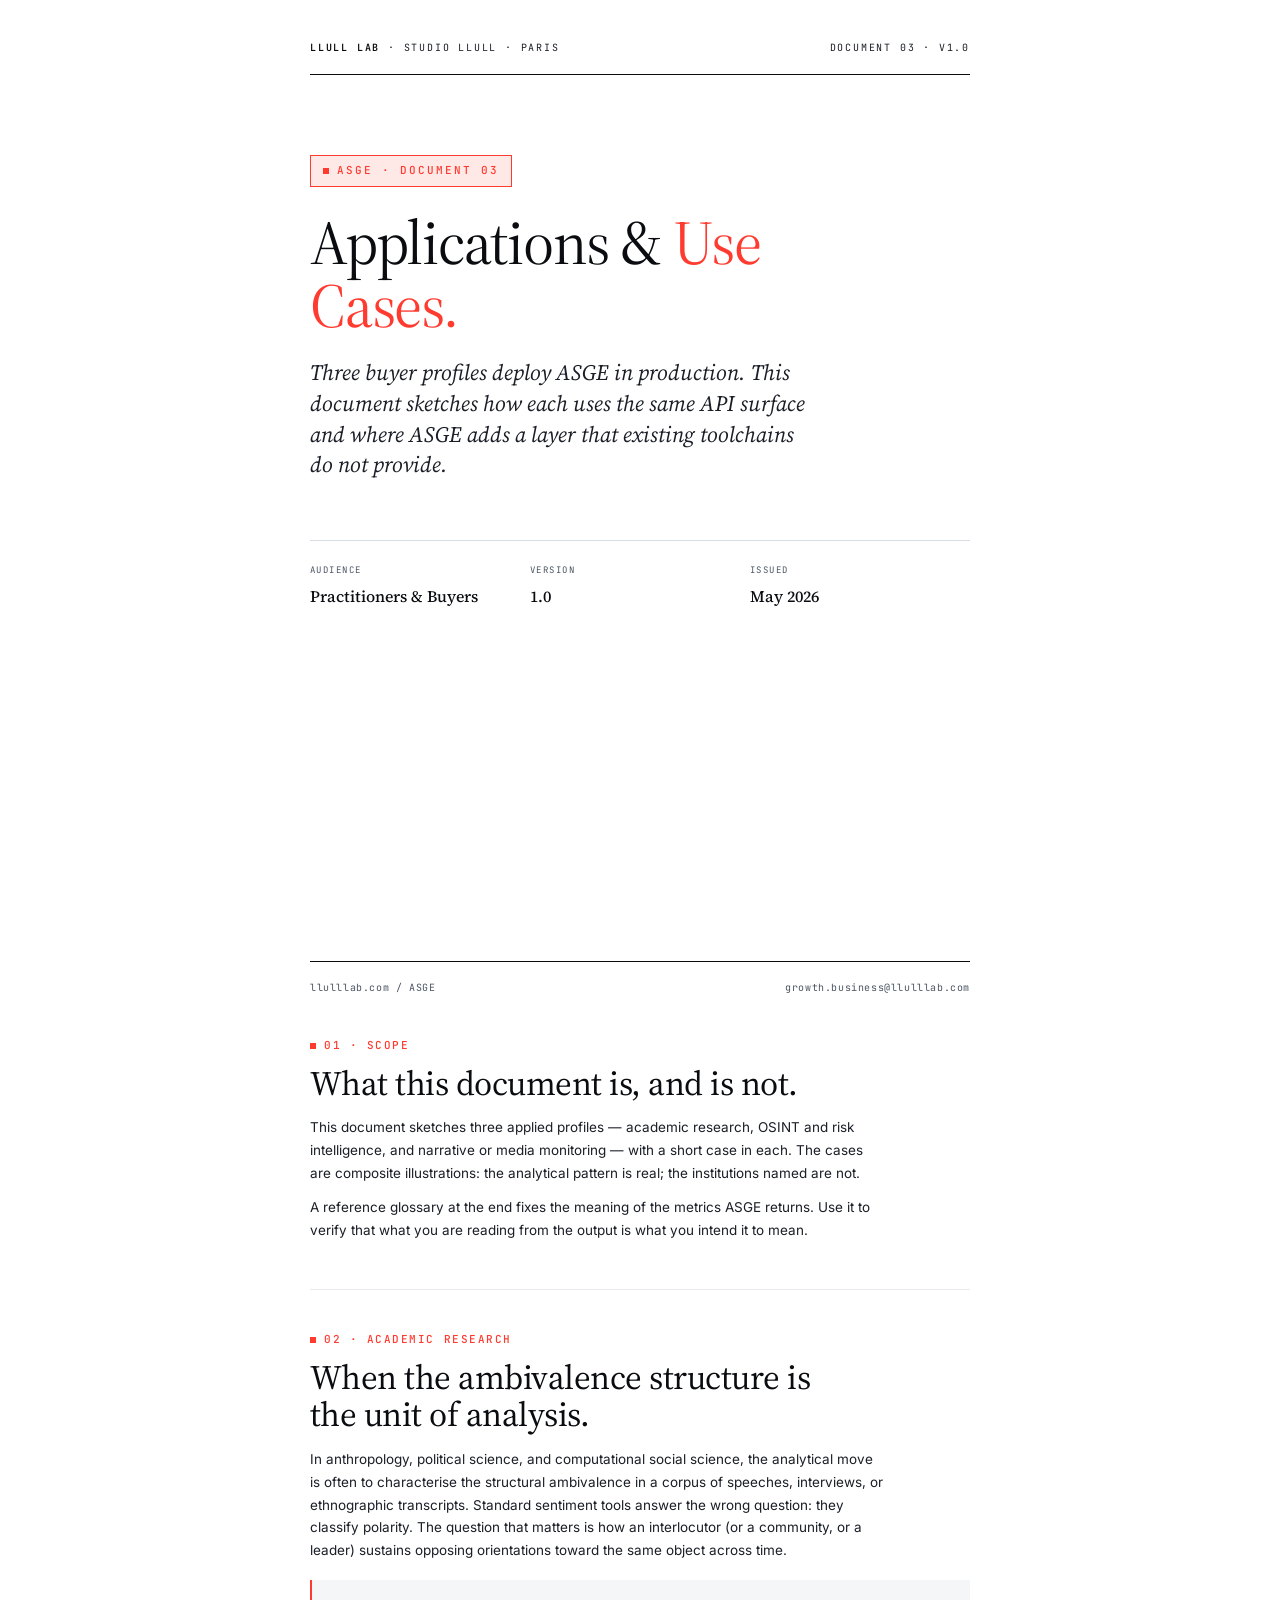
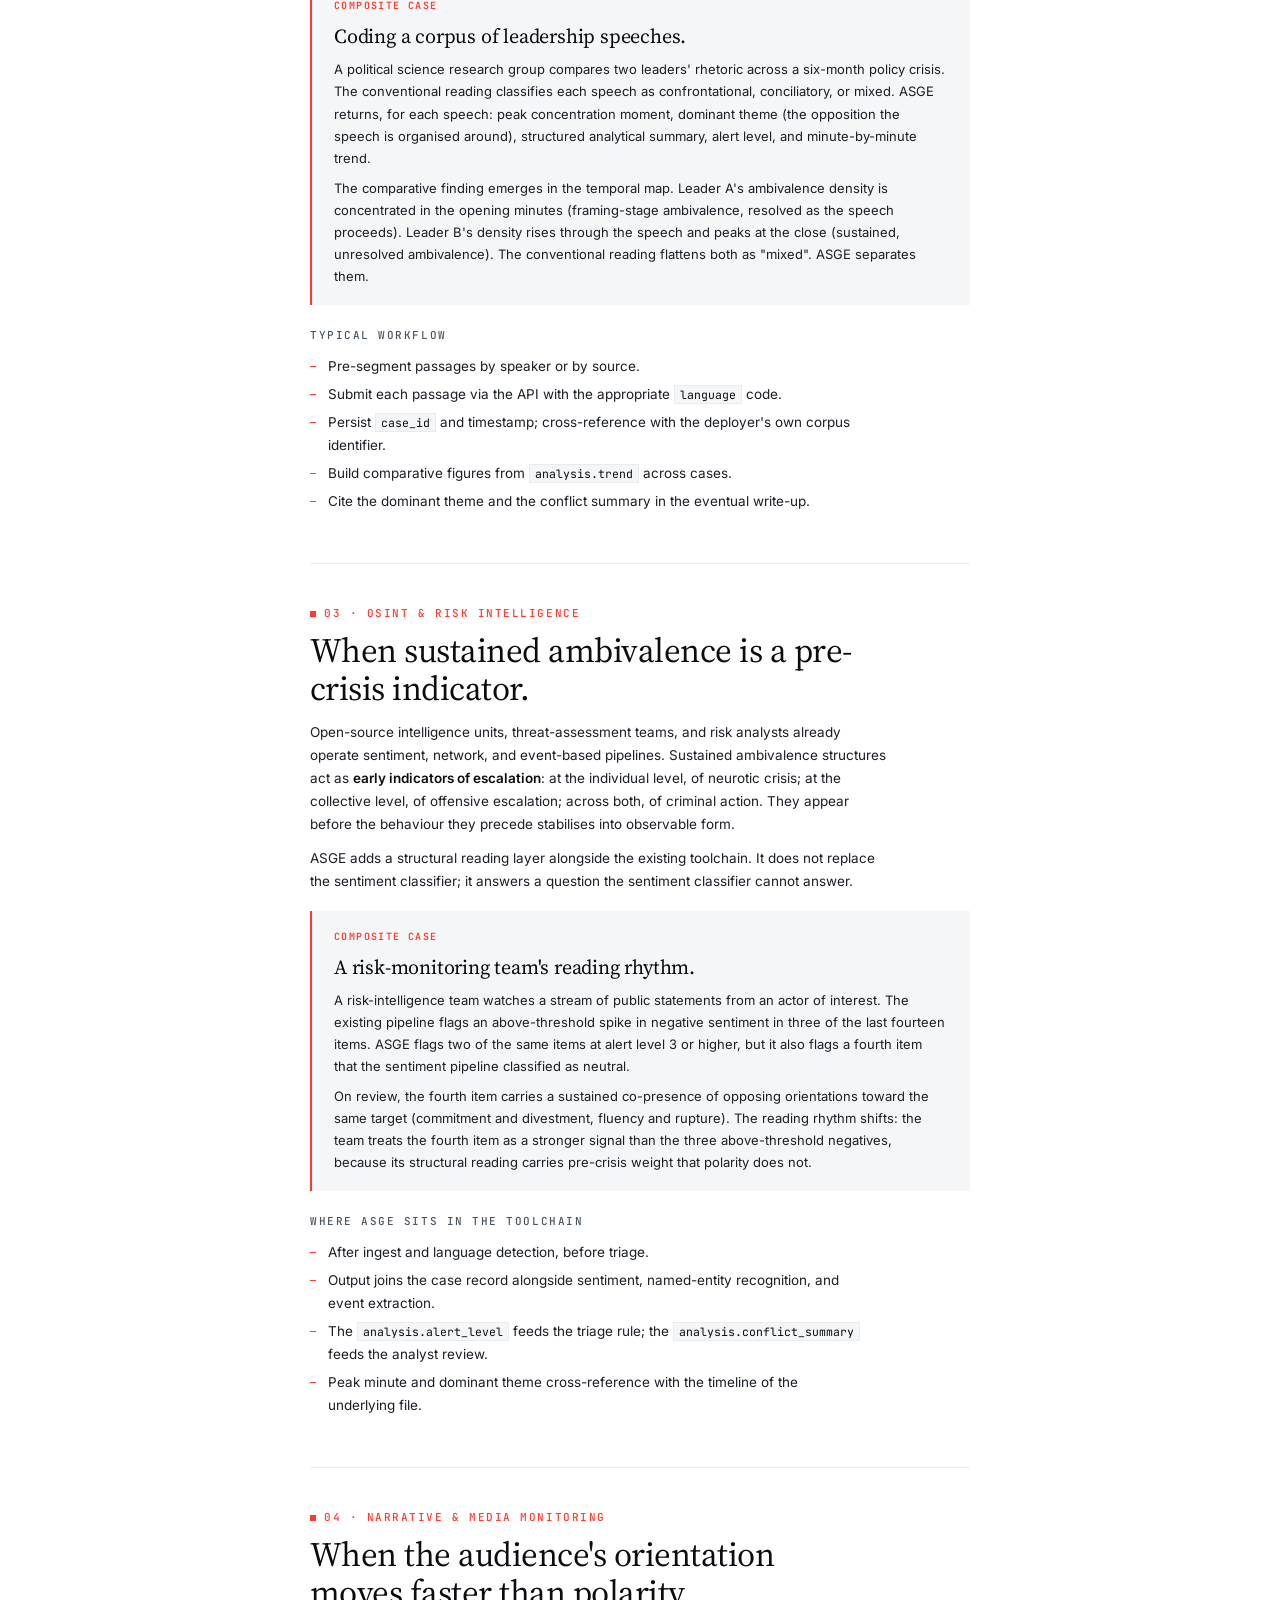
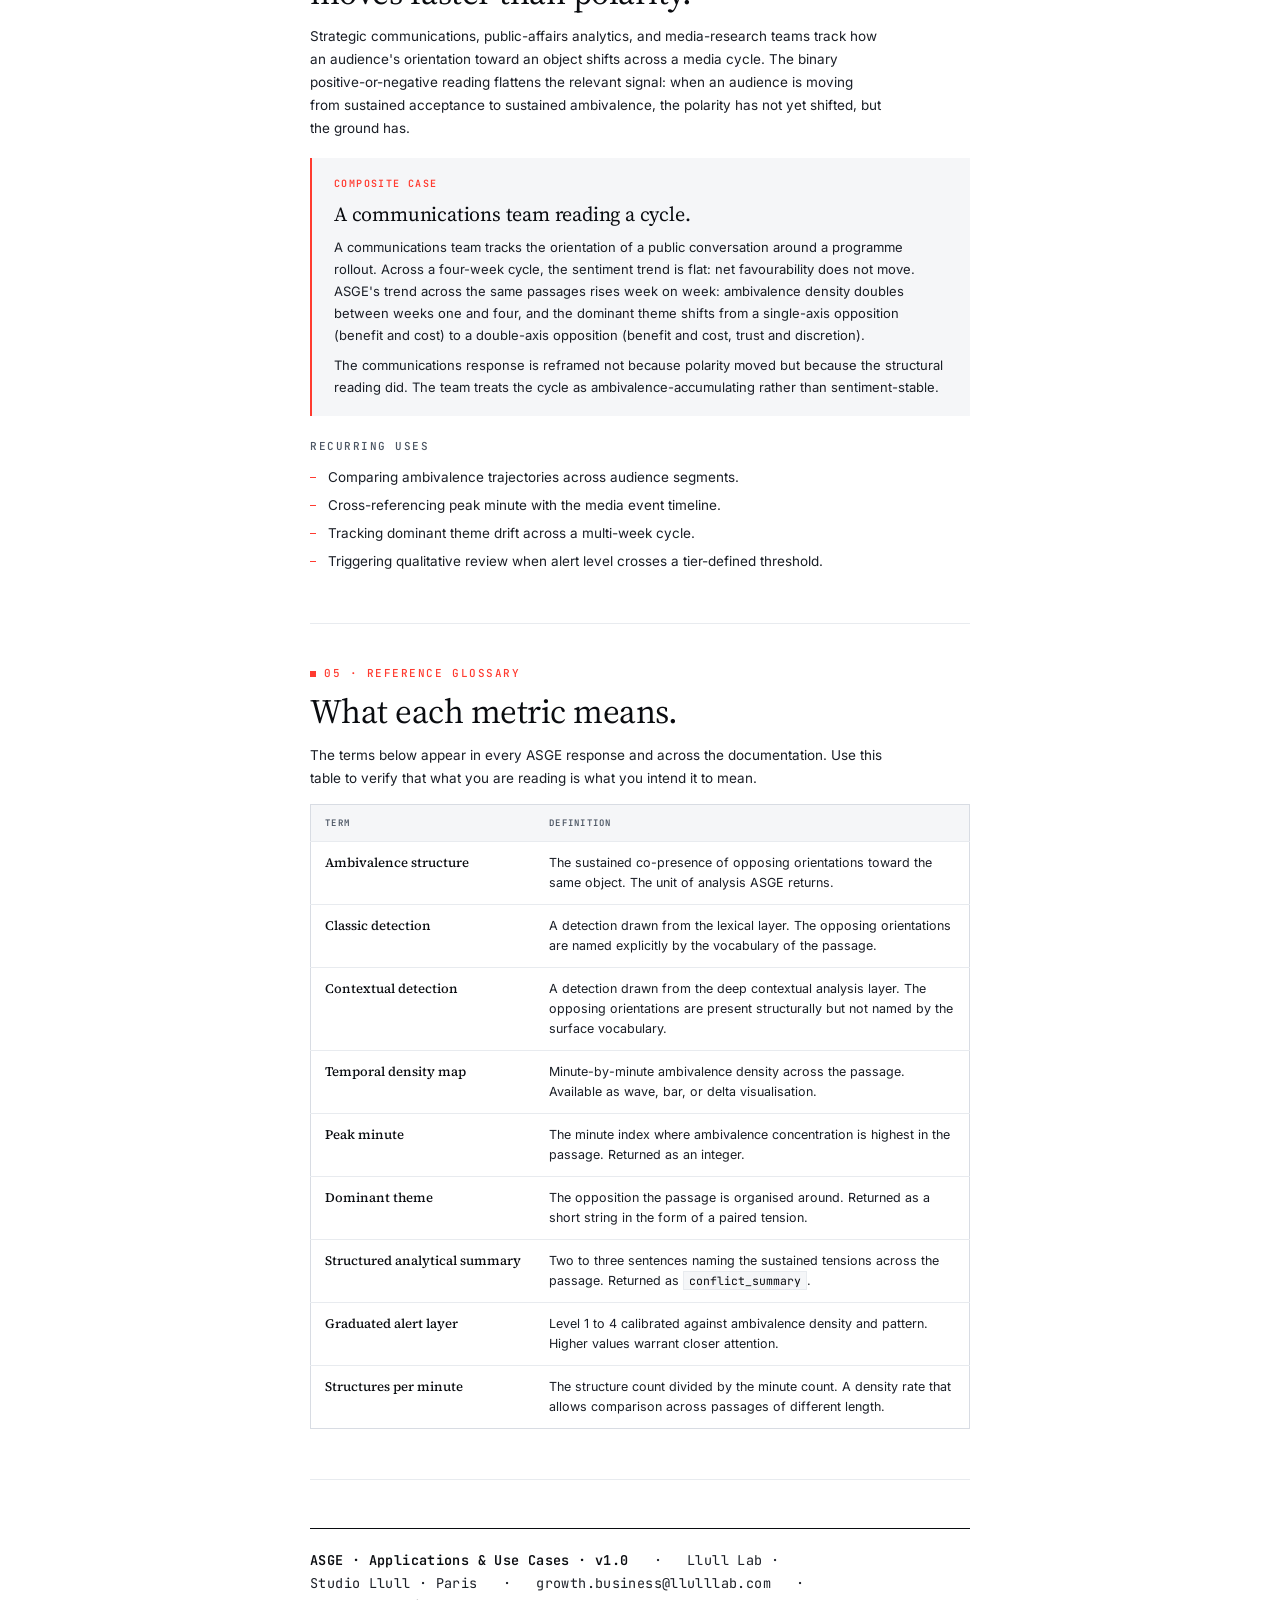
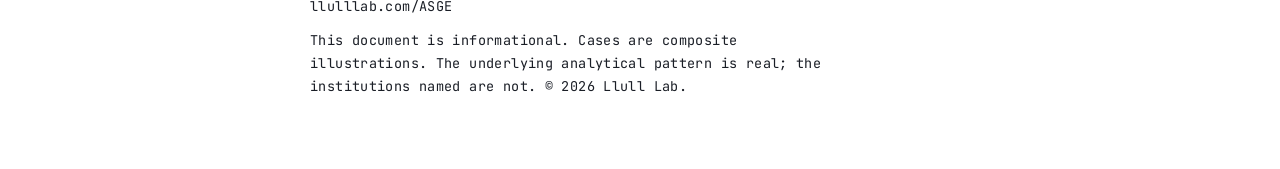
<file: docs/ASGE_Applications.html>
<!DOCTYPE html>
<html lang="en">
<head>
<meta charset="UTF-8">
<title>ASGE · Applications &amp; Use Cases</title>
<link rel="preconnect" href="https://fonts.googleapis.com">
<link rel="preconnect" href="https://fonts.gstatic.com" crossorigin>
<link href="https://fonts.googleapis.com/css2?family=Inter:wght@400;500;600;700&family=JetBrains+Mono:wght@400;500;600&family=Source+Serif+4:opsz,wght@8..60,400;8..60,500;8..60,600&display=swap" rel="stylesheet">
<link rel="stylesheet" href="_print_styles.css">
</head>
<body>
<div class="page">

<section class="cover">
  <div class="cover-strip">
    <span><strong>LLULL LAB</strong> · STUDIO LLULL · PARIS</span>
    <span>Document 03 · v1.0</span>
  </div>
  <div class="cover-body">
    <div class="cover-tag">ASGE · Document 03</div>
    <h1 class="cover-title">Applications &amp; <span class="h">Use Cases.</span></h1>
    <p class="cover-subtitle">Three buyer profiles deploy ASGE in production. This document sketches how each uses the same API surface and where ASGE adds a layer that existing toolchains do not provide.</p>
    <dl class="cover-meta">
      <div><dt>Audience</dt><dd>Practitioners &amp; Buyers</dd></div>
      <div><dt>Version</dt><dd>1.0</dd></div>
      <div><dt>Issued</dt><dd>May 2026</dd></div>
    </dl>
  </div>
  <div class="cover-footer">
    <span>llulllab.com / ASGE</span>
    <span>growth.business@llulllab.com</span>
  </div>
</section>

<div class="body">

<section>
  <div class="sec-label">01 · Scope</div>
  <h1 class="sec-title">What this document is, and is not.</h1>
  <p>This document sketches three applied profiles &mdash; academic research, OSINT and risk intelligence, and narrative or media monitoring &mdash; with a short case in each. The cases are composite illustrations: the analytical pattern is real; the institutions named are not.</p>
  <p>A reference glossary at the end fixes the meaning of the metrics ASGE returns. Use it to verify that what you are reading from the output is what you intend it to mean.</p>
</section>

<section>
  <div class="sec-label">02 · Academic research</div>
  <h1 class="sec-title">When the ambivalence structure is the unit of analysis.</h1>
  <p>In anthropology, political science, and computational social science, the analytical move is often to characterise the structural ambivalence in a corpus of speeches, interviews, or ethnographic transcripts. Standard sentiment tools answer the wrong question: they classify polarity. The question that matters is how an interlocutor (or a community, or a leader) sustains opposing orientations toward the same object across time.</p>

  <div class="case">
    <div class="case-label">Composite case</div>
    <h2>Coding a corpus of leadership speeches.</h2>
    <p>A political science research group compares two leaders' rhetoric across a six-month policy crisis. The conventional reading classifies each speech as confrontational, conciliatory, or mixed. ASGE returns, for each speech: peak concentration moment, dominant theme (the opposition the speech is organised around), structured analytical summary, alert level, and minute-by-minute trend.</p>
    <p>The comparative finding emerges in the temporal map. Leader A's ambivalence density is concentrated in the opening minutes (framing-stage ambivalence, resolved as the speech proceeds). Leader B's density rises through the speech and peaks at the close (sustained, unresolved ambivalence). The conventional reading flattens both as "mixed". ASGE separates them.</p>
  </div>

  <h3>Typical workflow</h3>
  <ul>
    <li>Pre-segment passages by speaker or by source.</li>
    <li>Submit each passage via the API with the appropriate <code>language</code> code.</li>
    <li>Persist <code>case_id</code> and timestamp; cross-reference with the deployer's own corpus identifier.</li>
    <li>Build comparative figures from <code>analysis.trend</code> across cases.</li>
    <li>Cite the dominant theme and the conflict summary in the eventual write-up.</li>
  </ul>
</section>

<section>
  <div class="sec-label">03 · OSINT &amp; risk intelligence</div>
  <h1 class="sec-title">When sustained ambivalence is a pre-crisis indicator.</h1>
  <p>Open-source intelligence units, threat-assessment teams, and risk analysts already operate sentiment, network, and event-based pipelines. Sustained ambivalence structures act as <strong>early indicators of escalation</strong>: at the individual level, of neurotic crisis; at the collective level, of offensive escalation; across both, of criminal action. They appear before the behaviour they precede stabilises into observable form.</p>
  <p>ASGE adds a structural reading layer alongside the existing toolchain. It does not replace the sentiment classifier; it answers a question the sentiment classifier cannot answer.</p>

  <div class="case">
    <div class="case-label">Composite case</div>
    <h2>A risk-monitoring team's reading rhythm.</h2>
    <p>A risk-intelligence team watches a stream of public statements from an actor of interest. The existing pipeline flags an above-threshold spike in negative sentiment in three of the last fourteen items. ASGE flags two of the same items at alert level 3 or higher, but it also flags a fourth item that the sentiment pipeline classified as neutral.</p>
    <p>On review, the fourth item carries a sustained co-presence of opposing orientations toward the same target (commitment and divestment, fluency and rupture). The reading rhythm shifts: the team treats the fourth item as a stronger signal than the three above-threshold negatives, because its structural reading carries pre-crisis weight that polarity does not.</p>
  </div>

  <h3>Where ASGE sits in the toolchain</h3>
  <ul>
    <li>After ingest and language detection, before triage.</li>
    <li>Output joins the case record alongside sentiment, named-entity recognition, and event extraction.</li>
    <li>The <code>analysis.alert_level</code> feeds the triage rule; the <code>analysis.conflict_summary</code> feeds the analyst review.</li>
    <li>Peak minute and dominant theme cross-reference with the timeline of the underlying file.</li>
  </ul>
</section>

<section>
  <div class="sec-label">04 · Narrative &amp; media monitoring</div>
  <h1 class="sec-title">When the audience's orientation moves faster than polarity.</h1>
  <p>Strategic communications, public-affairs analytics, and media-research teams track how an audience's orientation toward an object shifts across a media cycle. The binary positive-or-negative reading flattens the relevant signal: when an audience is moving from sustained acceptance to sustained ambivalence, the polarity has not yet shifted, but the ground has.</p>

  <div class="case">
    <div class="case-label">Composite case</div>
    <h2>A communications team reading a cycle.</h2>
    <p>A communications team tracks the orientation of a public conversation around a programme rollout. Across a four-week cycle, the sentiment trend is flat: net favourability does not move. ASGE's trend across the same passages rises week on week: ambivalence density doubles between weeks one and four, and the dominant theme shifts from a single-axis opposition (benefit and cost) to a double-axis opposition (benefit and cost, trust and discretion).</p>
    <p>The communications response is reframed not because polarity moved but because the structural reading did. The team treats the cycle as ambivalence-accumulating rather than sentiment-stable.</p>
  </div>

  <h3>Recurring uses</h3>
  <ul>
    <li>Comparing ambivalence trajectories across audience segments.</li>
    <li>Cross-referencing peak minute with the media event timeline.</li>
    <li>Tracking dominant theme drift across a multi-week cycle.</li>
    <li>Triggering qualitative review when alert level crosses a tier-defined threshold.</li>
  </ul>
</section>

<section class="no-break">
  <div class="sec-label">05 · Reference glossary</div>
  <h1 class="sec-title">What each metric means.</h1>
  <p>The terms below appear in every ASGE response and across the documentation. Use this table to verify that what you are reading is what you intend it to mean.</p>

  <table class="gloss">
    <thead><tr><th style="width:30%">Term</th><th>Definition</th></tr></thead>
    <tbody>
      <tr><td class="term">Ambivalence structure</td><td class="def">The sustained co-presence of opposing orientations toward the same object. The unit of analysis ASGE returns.</td></tr>
      <tr><td class="term">Classic detection</td><td class="def">A detection drawn from the lexical layer. The opposing orientations are named explicitly by the vocabulary of the passage.</td></tr>
      <tr><td class="term">Contextual detection</td><td class="def">A detection drawn from the deep contextual analysis layer. The opposing orientations are present structurally but not named by the surface vocabulary.</td></tr>
      <tr><td class="term">Temporal density map</td><td class="def">Minute-by-minute ambivalence density across the passage. Available as wave, bar, or delta visualisation.</td></tr>
      <tr><td class="term">Peak minute</td><td class="def">The minute index where ambivalence concentration is highest in the passage. Returned as an integer.</td></tr>
      <tr><td class="term">Dominant theme</td><td class="def">The opposition the passage is organised around. Returned as a short string in the form of a paired tension.</td></tr>
      <tr><td class="term">Structured analytical summary</td><td class="def">Two to three sentences naming the sustained tensions across the passage. Returned as <code>conflict_summary</code>.</td></tr>
      <tr><td class="term">Graduated alert layer</td><td class="def">Level 1 to 4 calibrated against ambivalence density and pattern. Higher values warrant closer attention.</td></tr>
      <tr><td class="term">Structures per minute</td><td class="def">The structure count divided by the minute count. A density rate that allows comparison across passages of different length.</td></tr>
    </tbody>
  </table>
</section>

<div class="colophon">
  <p><strong>ASGE · Applications &amp; Use Cases · v1.0</strong> &nbsp; · &nbsp; Llull Lab &middot; Studio Llull &middot; Paris &nbsp; · &nbsp; growth.business@llulllab.com &nbsp; · &nbsp; llulllab.com/ASGE</p>
  <p>This document is informational. Cases are composite illustrations. The underlying analytical pattern is real; the institutions named are not. &copy; 2026 Llull Lab.</p>
</div>

</div>
</div>
</body>
</html>
</file>
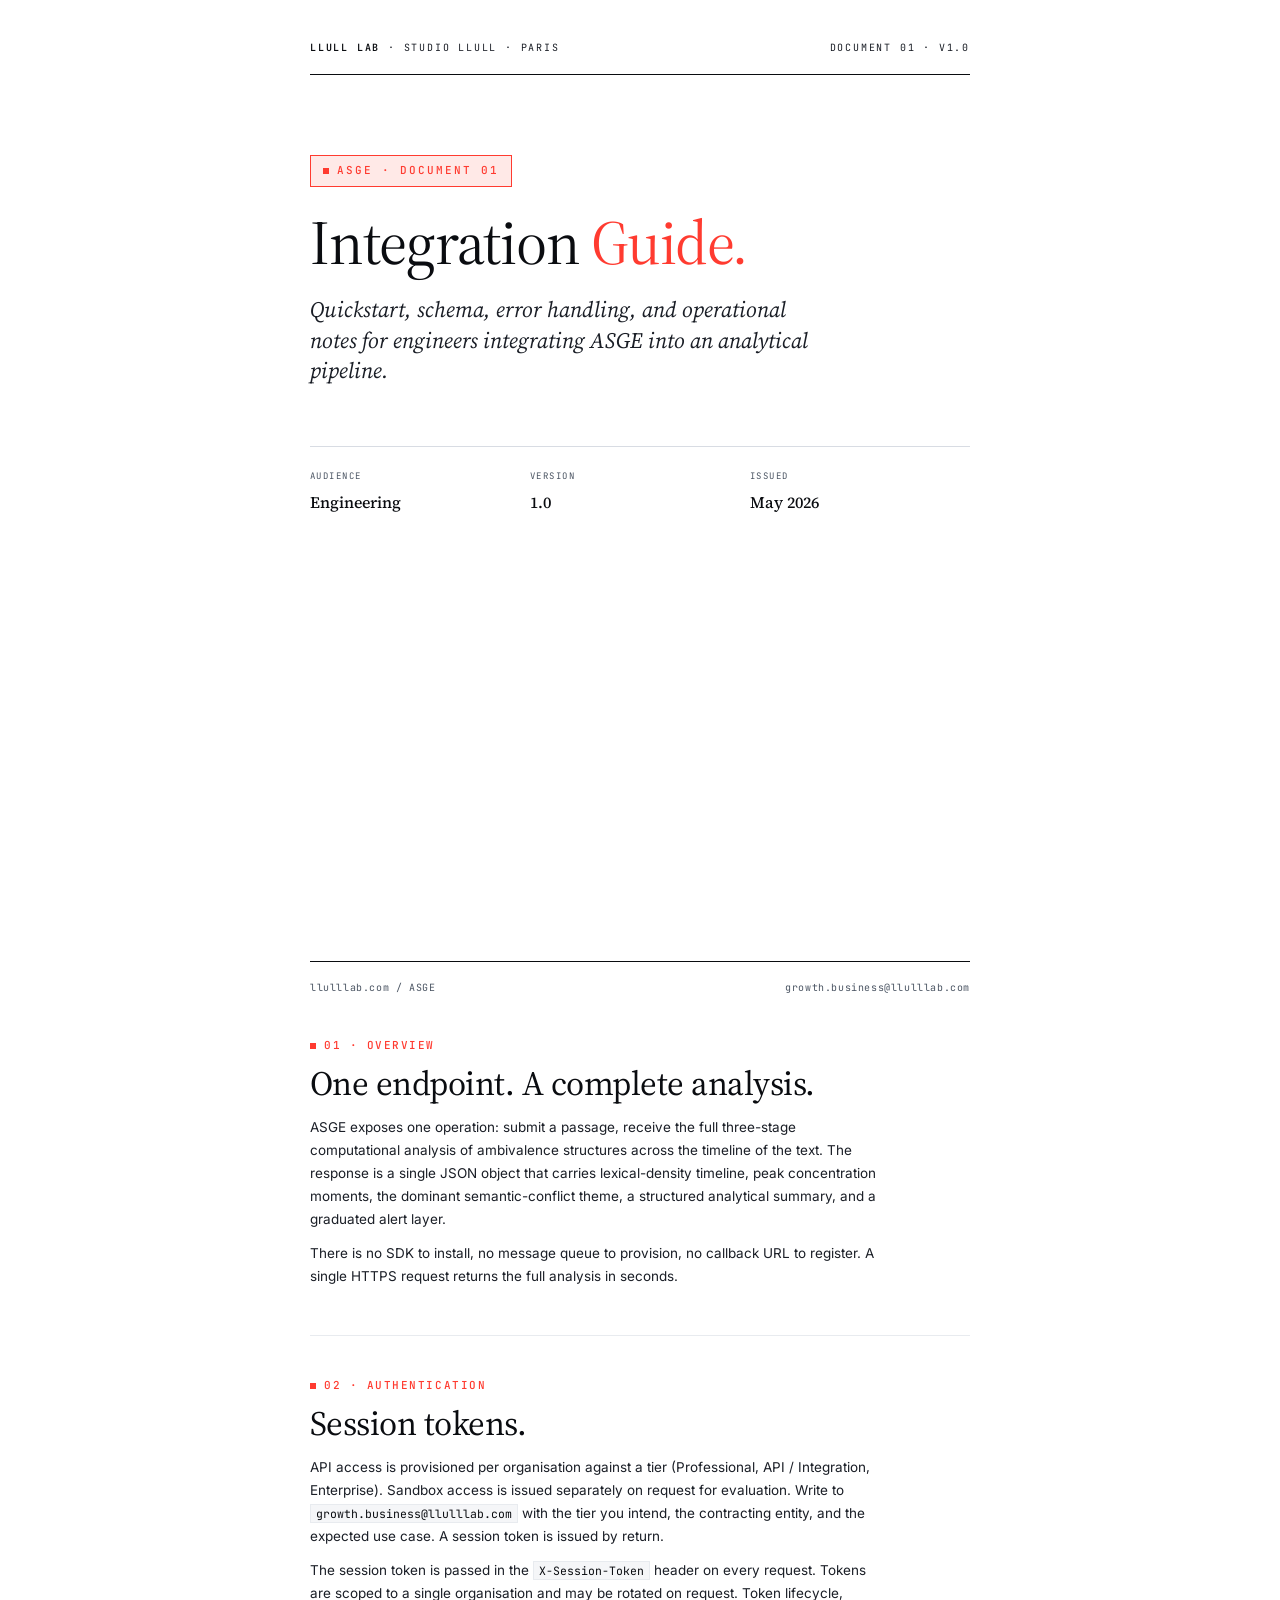
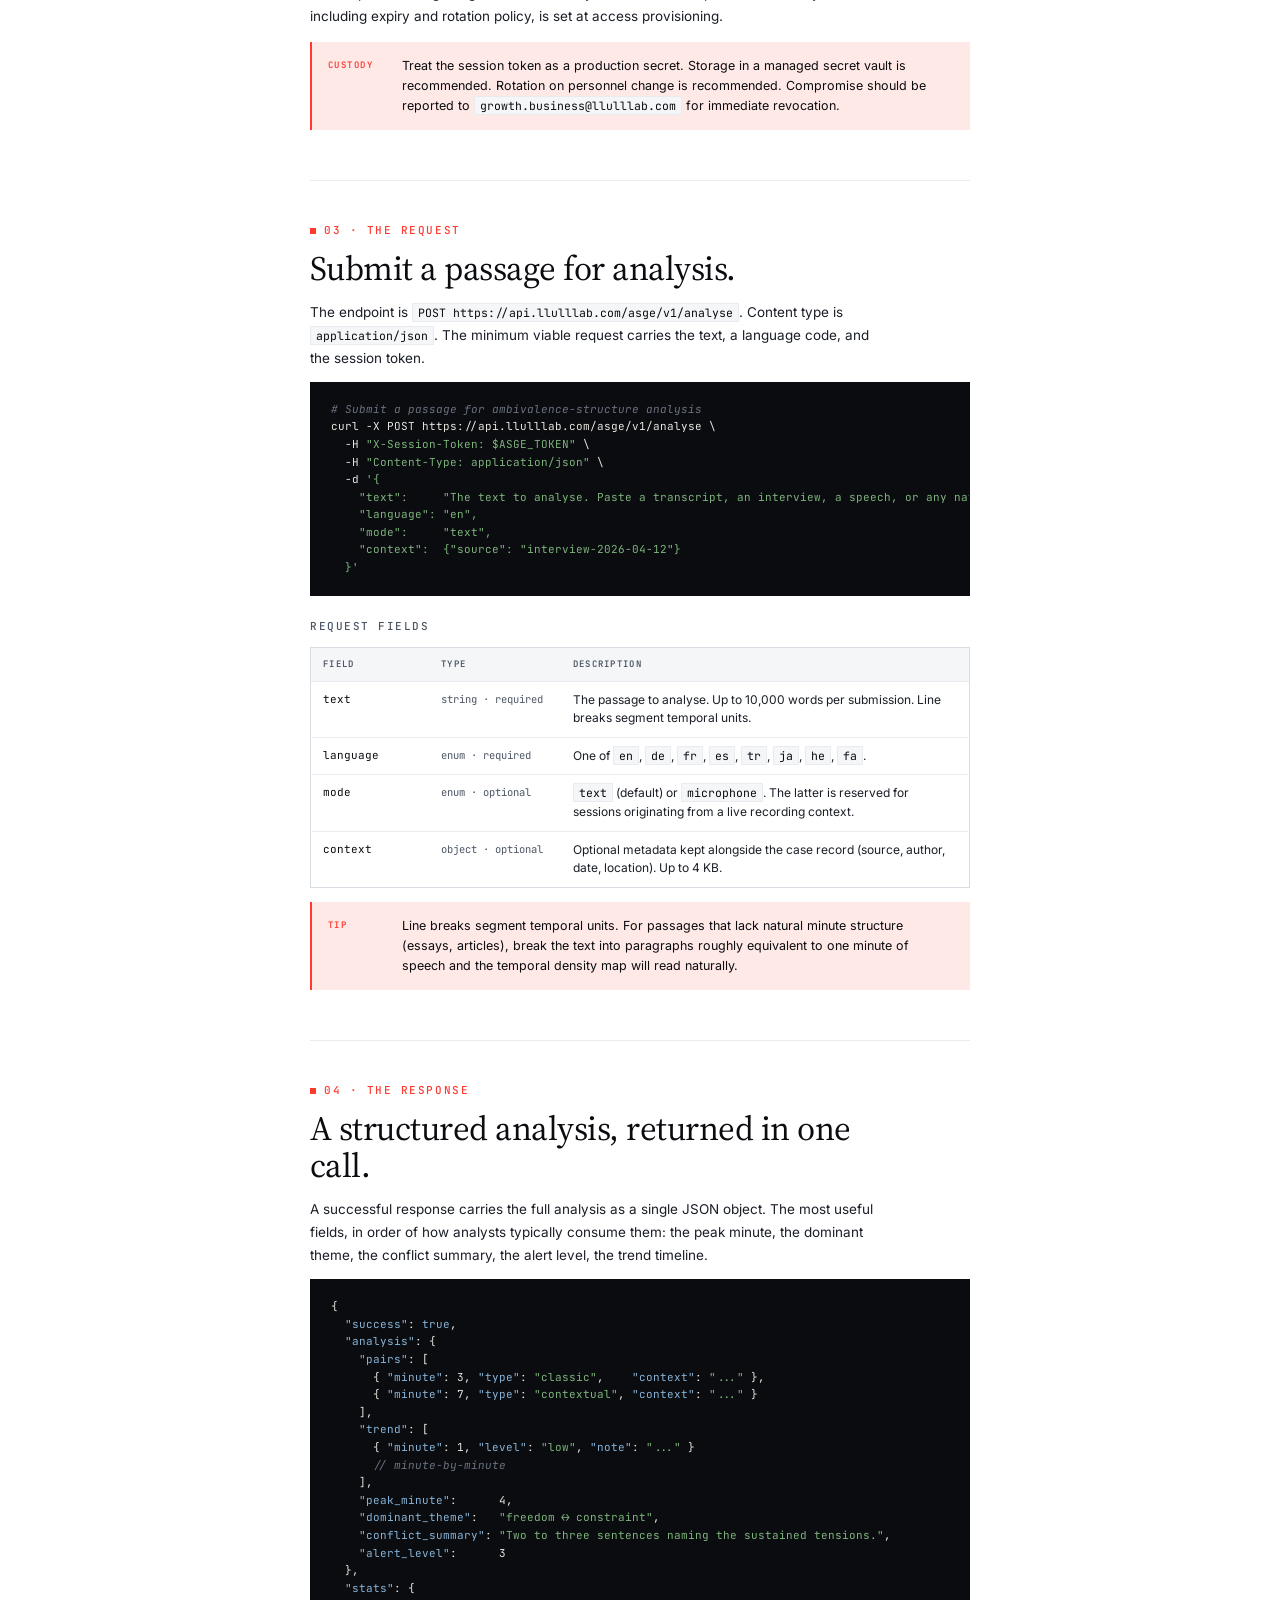
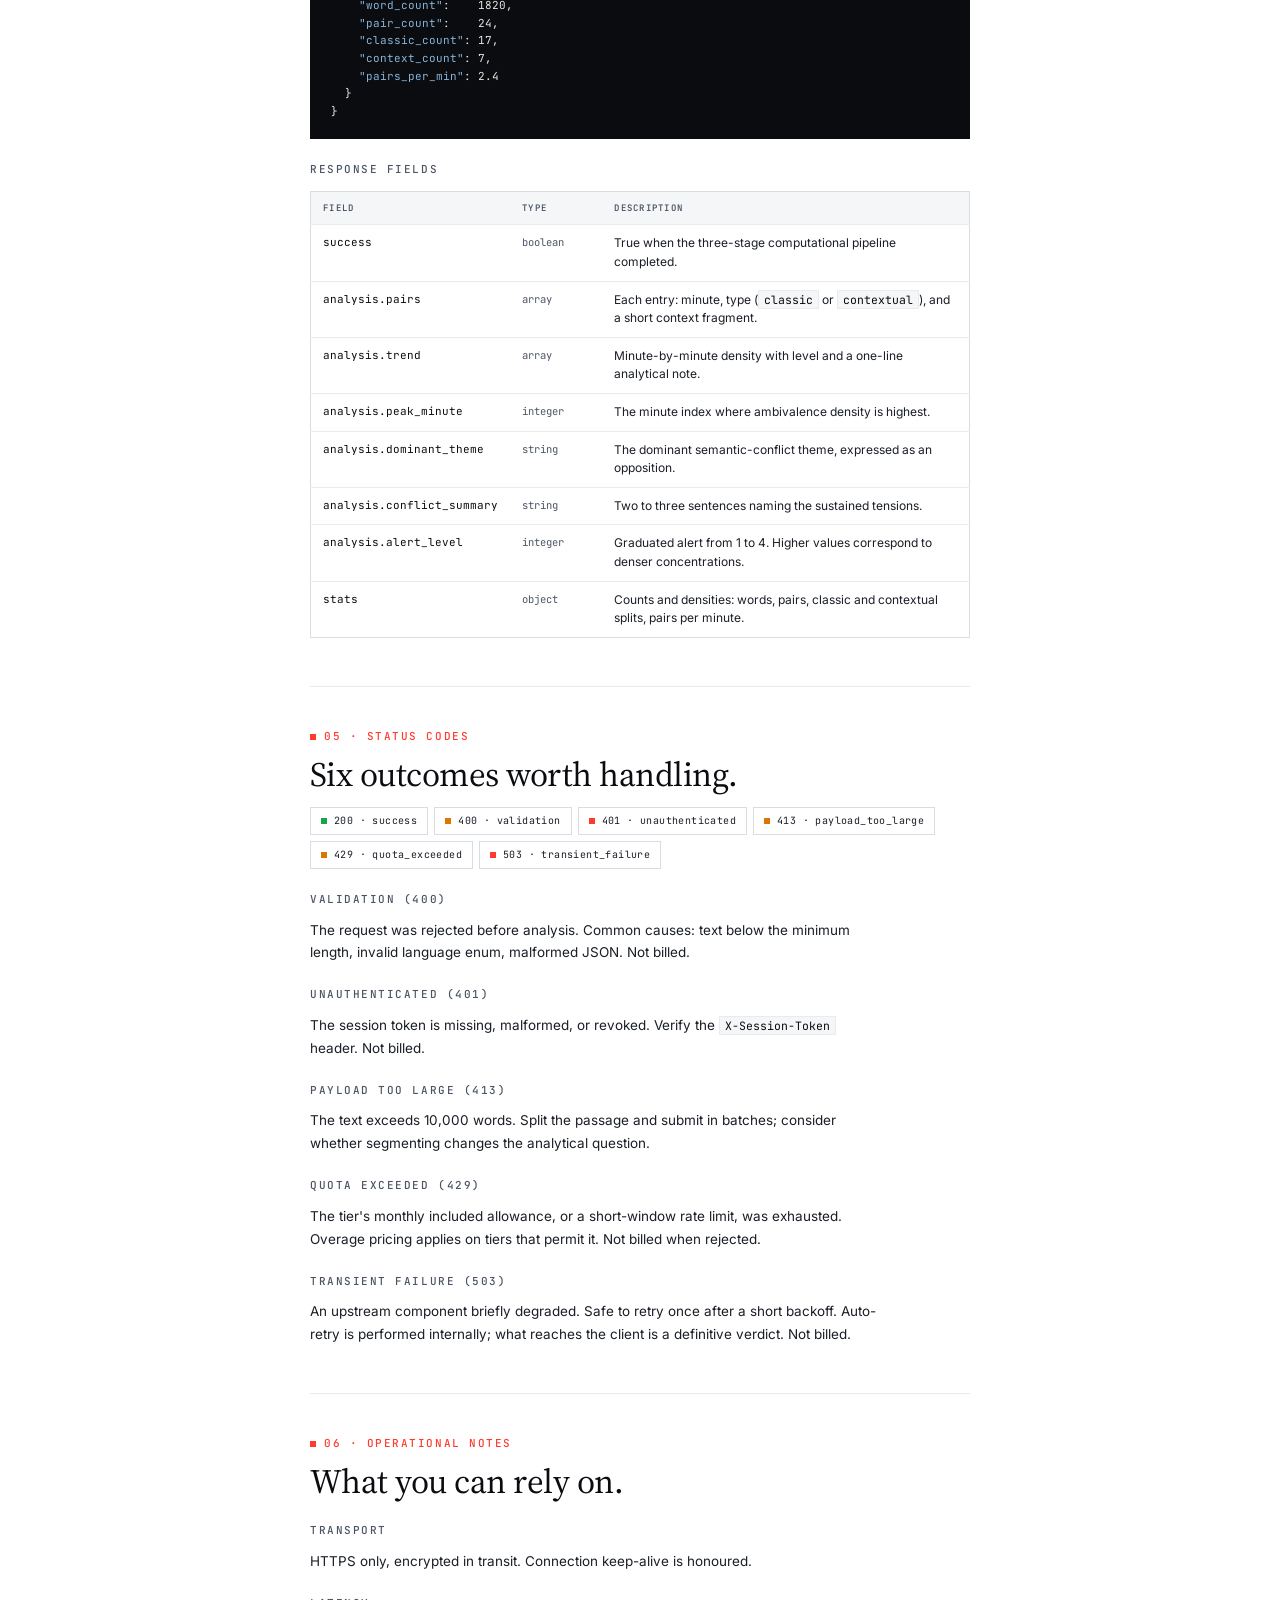
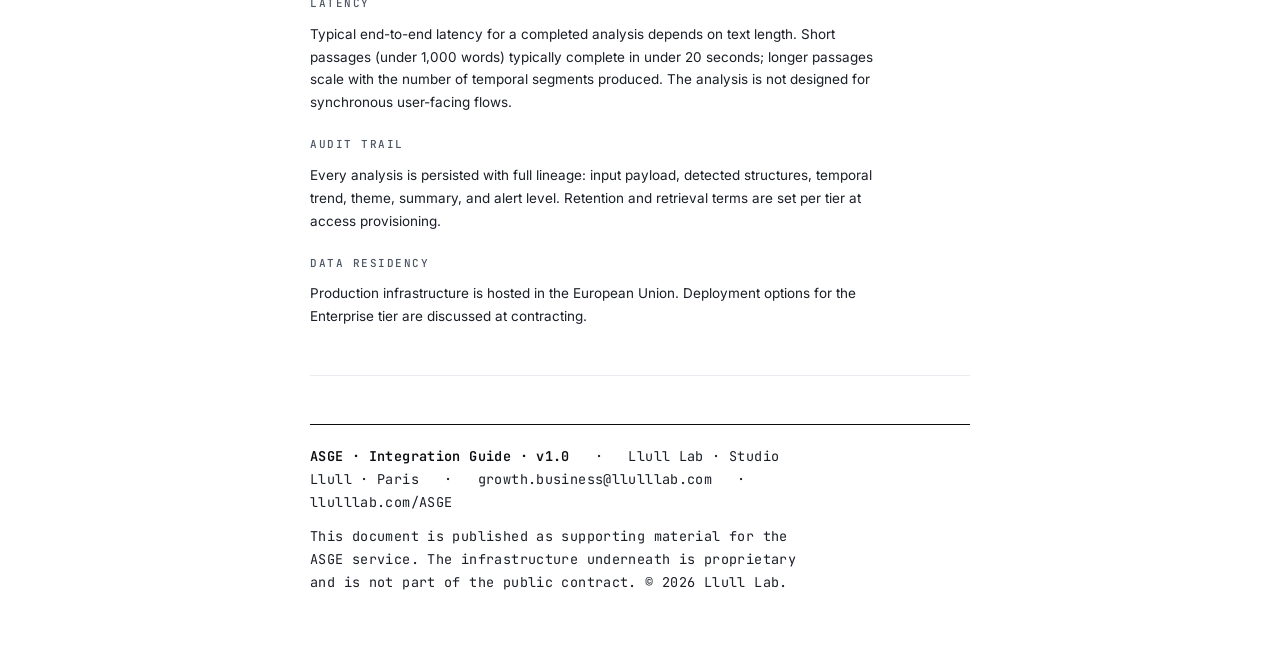
<file: docs/ASGE_Integration_Guide.html>
<!DOCTYPE html>
<html lang="en">
<head>
<meta charset="UTF-8">
<title>ASGE · Integration Guide</title>
<link rel="preconnect" href="https://fonts.googleapis.com">
<link rel="preconnect" href="https://fonts.gstatic.com" crossorigin>
<link href="https://fonts.googleapis.com/css2?family=Inter:wght@400;500;600;700&family=JetBrains+Mono:wght@400;500;600&family=Source+Serif+4:opsz,wght@8..60,400;8..60,500;8..60,600&display=swap" rel="stylesheet">
<link rel="stylesheet" href="_print_styles.css">
</head>
<body>
<div class="page">

<section class="cover">
  <div class="cover-strip">
    <span><strong>LLULL LAB</strong> · STUDIO LLULL · PARIS</span>
    <span>Document 01 · v1.0</span>
  </div>
  <div class="cover-body">
    <div class="cover-tag">ASGE · Document 01</div>
    <h1 class="cover-title">Integration <span class="h">Guide.</span></h1>
    <p class="cover-subtitle">Quickstart, schema, error handling, and operational notes for engineers integrating ASGE into an analytical pipeline.</p>
    <dl class="cover-meta">
      <div><dt>Audience</dt><dd>Engineering</dd></div>
      <div><dt>Version</dt><dd>1.0</dd></div>
      <div><dt>Issued</dt><dd>May 2026</dd></div>
    </dl>
  </div>
  <div class="cover-footer">
    <span>llulllab.com / ASGE</span>
    <span>growth.business@llulllab.com</span>
  </div>
</section>

<div class="body">

<section>
  <div class="sec-label">01 · Overview</div>
  <h1 class="sec-title">One endpoint. A complete analysis.</h1>
  <p>ASGE exposes one operation: submit a passage, receive the full three-stage computational analysis of ambivalence structures across the timeline of the text. The response is a single JSON object that carries lexical-density timeline, peak concentration moments, the dominant semantic-conflict theme, a structured analytical summary, and a graduated alert layer.</p>
  <p>There is no SDK to install, no message queue to provision, no callback URL to register. A single HTTPS request returns the full analysis in seconds.</p>
</section>

<section class="no-break">
  <div class="sec-label">02 · Authentication</div>
  <h1 class="sec-title">Session tokens.</h1>
  <p>API access is provisioned per organisation against a tier (Professional, API / Integration, Enterprise). Sandbox access is issued separately on request for evaluation. Write to <code>growth.business@llulllab.com</code> with the tier you intend, the contracting entity, and the expected use case. A session token is issued by return.</p>
  <p>The session token is passed in the <code>X-Session-Token</code> header on every request. Tokens are scoped to a single organisation and may be rotated on request. Token lifecycle, including expiry and rotation policy, is set at access provisioning.</p>
  <div class="callout">
    <div class="label">Custody</div>
    <p>Treat the session token as a production secret. Storage in a managed secret vault is recommended. Rotation on personnel change is recommended. Compromise should be reported to <code>growth.business@llulllab.com</code> for immediate revocation.</p>
  </div>
</section>

<section>
  <div class="sec-label">03 · The request</div>
  <h1 class="sec-title">Submit a passage for analysis.</h1>
  <p>The endpoint is <code>POST https://api.llulllab.com/asge/v1/analyse</code>. Content type is <code>application/json</code>. The minimum viable request carries the text, a language code, and the session token.</p>

<pre class="code"><span class="c"># Submit a passage for ambivalence-structure analysis</span>
curl -X POST https://api.llulllab.com/asge/v1/analyse \
  -H <span class="s">"X-Session-Token: $ASGE_TOKEN"</span> \
  -H <span class="s">"Content-Type: application/json"</span> \
  -d <span class="s">'{
    "text":     "The text to analyse. Paste a transcript, an interview, a speech, or any natural-language passage.",
    "language": "en",
    "mode":     "text",
    "context":  {"source": "interview-2026-04-12"}
  }'</span></pre>

  <h3>Request fields</h3>
  <table class="fields">
    <thead><tr><th style="width:18%">Field</th><th style="width:20%">Type</th><th>Description</th></tr></thead>
    <tbody>
      <tr><td class="fname">text</td><td class="ftype">string · required</td><td class="fdesc">The passage to analyse. Up to 10,000 words per submission. Line breaks segment temporal units.</td></tr>
      <tr><td class="fname">language</td><td class="ftype">enum · required</td><td class="fdesc">One of <code>en</code>, <code>de</code>, <code>fr</code>, <code>es</code>, <code>tr</code>, <code>ja</code>, <code>he</code>, <code>fa</code>.</td></tr>
      <tr><td class="fname">mode</td><td class="ftype">enum · optional</td><td class="fdesc"><code>text</code> (default) or <code>microphone</code>. The latter is reserved for sessions originating from a live recording context.</td></tr>
      <tr><td class="fname">context</td><td class="ftype">object · optional</td><td class="fdesc">Optional metadata kept alongside the case record (source, author, date, location). Up to 4 KB.</td></tr>
    </tbody>
  </table>

  <div class="callout">
    <div class="label">Tip</div>
    <p>Line breaks segment temporal units. For passages that lack natural minute structure (essays, articles), break the text into paragraphs roughly equivalent to one minute of speech and the temporal density map will read naturally.</p>
  </div>
</section>

<section>
  <div class="sec-label">04 · The response</div>
  <h1 class="sec-title">A structured analysis, returned in one call.</h1>
  <p>A successful response carries the full analysis as a single JSON object. The most useful fields, in order of how analysts typically consume them: the peak minute, the dominant theme, the conflict summary, the alert level, the trend timeline.</p>

<pre class="code">{
  <span class="k">"success"</span>: <span class="k">true</span>,
  <span class="k">"analysis"</span>: {
    <span class="k">"pairs"</span>: [
      { <span class="k">"minute"</span>: 3, <span class="k">"type"</span>: <span class="s">"classic"</span>,    <span class="k">"context"</span>: <span class="s">"..."</span> },
      { <span class="k">"minute"</span>: 7, <span class="k">"type"</span>: <span class="s">"contextual"</span>, <span class="k">"context"</span>: <span class="s">"..."</span> }
    ],
    <span class="k">"trend"</span>: [
      { <span class="k">"minute"</span>: 1, <span class="k">"level"</span>: <span class="s">"low"</span>, <span class="k">"note"</span>: <span class="s">"..."</span> }
      <span class="c">// minute-by-minute</span>
    ],
    <span class="k">"peak_minute"</span>:      4,
    <span class="k">"dominant_theme"</span>:   <span class="s">"freedom &harr; constraint"</span>,
    <span class="k">"conflict_summary"</span>: <span class="s">"Two to three sentences naming the sustained tensions."</span>,
    <span class="k">"alert_level"</span>:      3
  },
  <span class="k">"stats"</span>: {
    <span class="k">"word_count"</span>:    1820,
    <span class="k">"pair_count"</span>:    24,
    <span class="k">"classic_count"</span>: 17,
    <span class="k">"context_count"</span>: 7,
    <span class="k">"pairs_per_min"</span>: 2.4
  }
}</pre>

  <h3>Response fields</h3>
  <table class="fields">
    <thead><tr><th style="width:26%">Field</th><th style="width:14%">Type</th><th>Description</th></tr></thead>
    <tbody>
      <tr><td class="fname">success</td><td class="ftype">boolean</td><td class="fdesc">True when the three-stage computational pipeline completed.</td></tr>
      <tr><td class="fname">analysis.pairs</td><td class="ftype">array</td><td class="fdesc">Each entry: minute, type (<code>classic</code> or <code>contextual</code>), and a short context fragment.</td></tr>
      <tr><td class="fname">analysis.trend</td><td class="ftype">array</td><td class="fdesc">Minute-by-minute density with level and a one-line analytical note.</td></tr>
      <tr><td class="fname">analysis.peak_minute</td><td class="ftype">integer</td><td class="fdesc">The minute index where ambivalence density is highest.</td></tr>
      <tr><td class="fname">analysis.dominant_theme</td><td class="ftype">string</td><td class="fdesc">The dominant semantic-conflict theme, expressed as an opposition.</td></tr>
      <tr><td class="fname">analysis.conflict_summary</td><td class="ftype">string</td><td class="fdesc">Two to three sentences naming the sustained tensions.</td></tr>
      <tr><td class="fname">analysis.alert_level</td><td class="ftype">integer</td><td class="fdesc">Graduated alert from 1 to 4. Higher values correspond to denser concentrations.</td></tr>
      <tr><td class="fname">stats</td><td class="ftype">object</td><td class="fdesc">Counts and densities: words, pairs, classic and contextual splits, pairs per minute.</td></tr>
    </tbody>
  </table>
</section>

<section class="no-break">
  <div class="sec-label">05 · Status codes</div>
  <h1 class="sec-title">Six outcomes worth handling.</h1>

  <div class="status-row">
    <span class="chip"><span class="dot ok"></span>200 · success</span>
    <span class="chip"><span class="dot warn"></span>400 · validation</span>
    <span class="chip"><span class="dot bad"></span>401 · unauthenticated</span>
    <span class="chip"><span class="dot warn"></span>413 · payload_too_large</span>
    <span class="chip"><span class="dot warn"></span>429 · quota_exceeded</span>
    <span class="chip"><span class="dot bad"></span>503 · transient_failure</span>
  </div>

  <h3>Validation (400)</h3>
  <p>The request was rejected before analysis. Common causes: text below the minimum length, invalid language enum, malformed JSON. Not billed.</p>

  <h3>Unauthenticated (401)</h3>
  <p>The session token is missing, malformed, or revoked. Verify the <code>X-Session-Token</code> header. Not billed.</p>

  <h3>Payload too large (413)</h3>
  <p>The text exceeds 10,000 words. Split the passage and submit in batches; consider whether segmenting changes the analytical question.</p>

  <h3>Quota exceeded (429)</h3>
  <p>The tier's monthly included allowance, or a short-window rate limit, was exhausted. Overage pricing applies on tiers that permit it. Not billed when rejected.</p>

  <h3>Transient failure (503)</h3>
  <p>An upstream component briefly degraded. Safe to retry once after a short backoff. Auto-retry is performed internally; what reaches the client is a definitive verdict. Not billed.</p>
</section>

<section>
  <div class="sec-label">06 · Operational notes</div>
  <h1 class="sec-title">What you can rely on.</h1>

  <h3>Transport</h3>
  <p>HTTPS only, encrypted in transit. Connection keep-alive is honoured.</p>

  <h3>Latency</h3>
  <p>Typical end-to-end latency for a completed analysis depends on text length. Short passages (under 1,000 words) typically complete in under 20 seconds; longer passages scale with the number of temporal segments produced. The analysis is not designed for synchronous user-facing flows.</p>

  <h3>Audit trail</h3>
  <p>Every analysis is persisted with full lineage: input payload, detected structures, temporal trend, theme, summary, and alert level. Retention and retrieval terms are set per tier at access provisioning.</p>

  <h3>Data residency</h3>
  <p>Production infrastructure is hosted in the European Union. Deployment options for the Enterprise tier are discussed at contracting.</p>
</section>

<div class="colophon">
  <p><strong>ASGE · Integration Guide · v1.0</strong> &nbsp; · &nbsp; Llull Lab &middot; Studio Llull &middot; Paris &nbsp; · &nbsp; growth.business@llulllab.com &nbsp; · &nbsp; llulllab.com/ASGE</p>
  <p>This document is published as supporting material for the ASGE service. The infrastructure underneath is proprietary and is not part of the public contract. &copy; 2026 Llull Lab.</p>
</div>

</div>
</div>
</body>
</html>
</file>
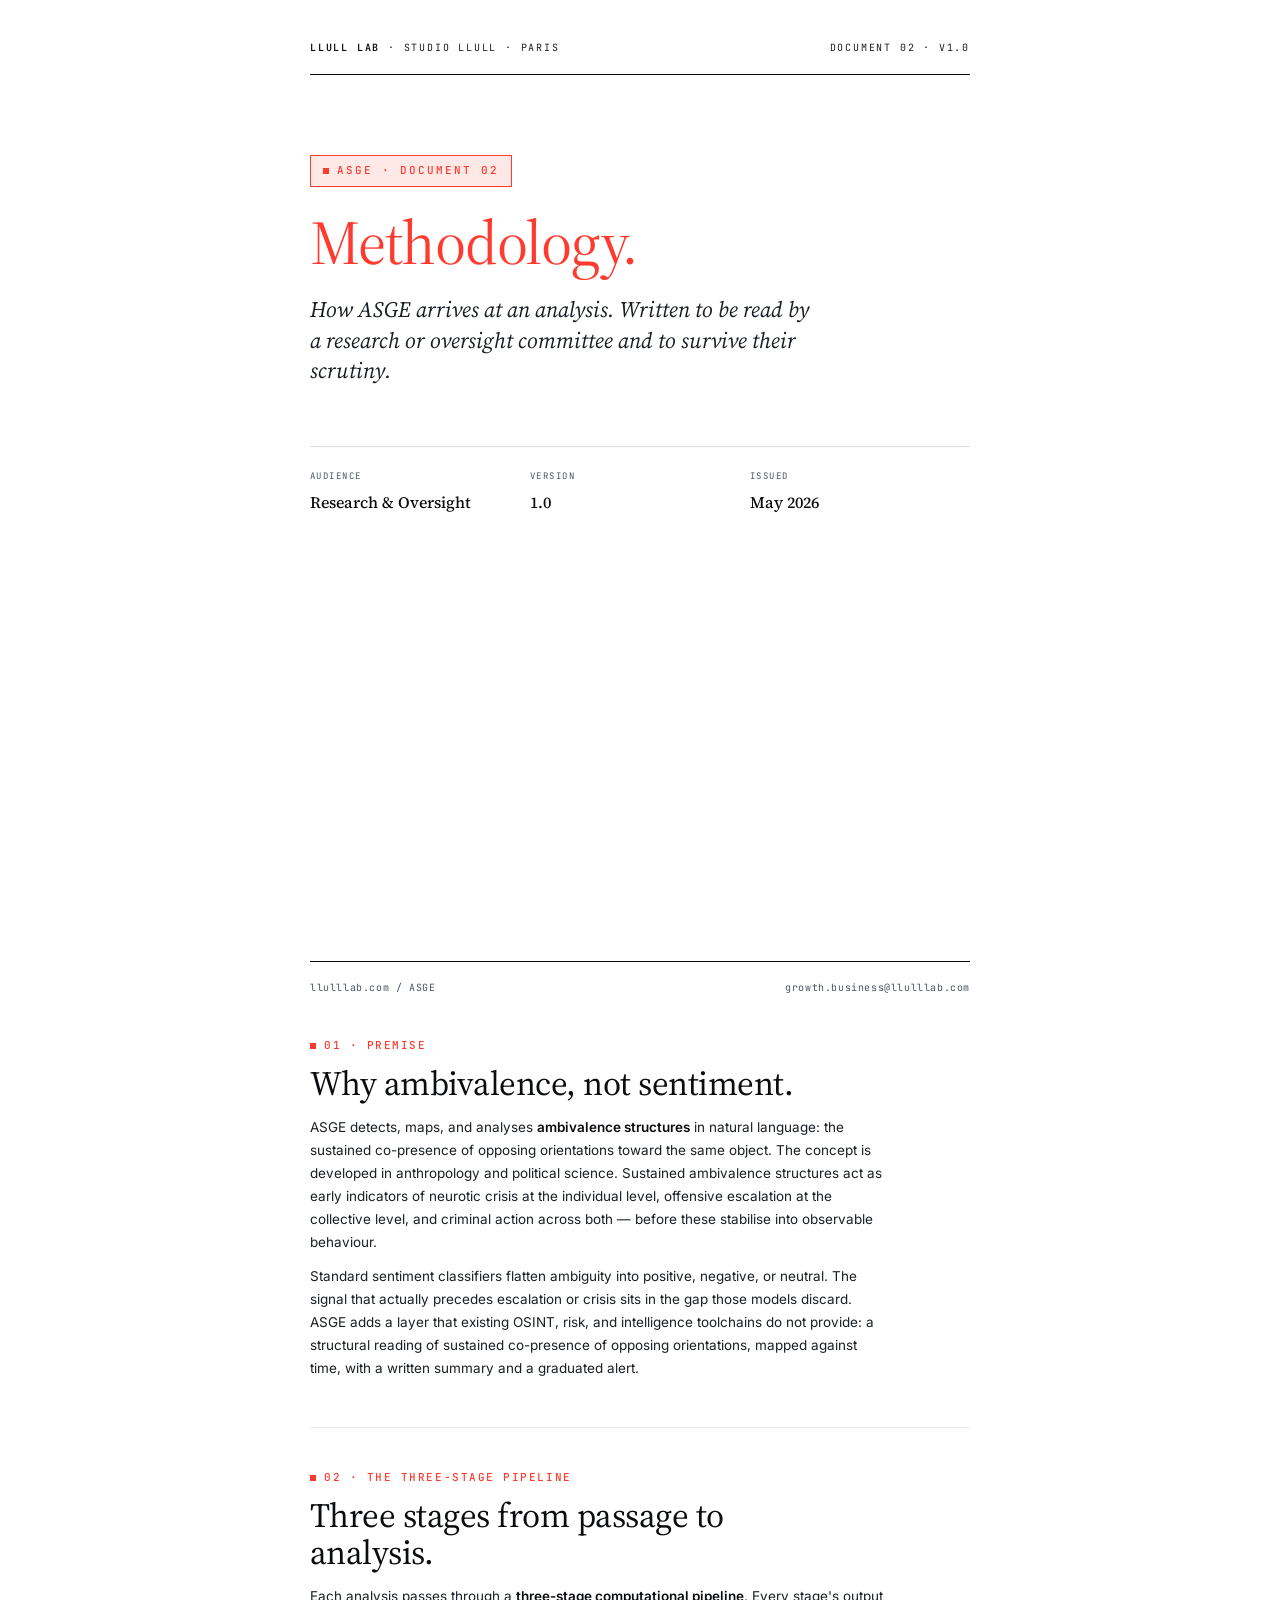
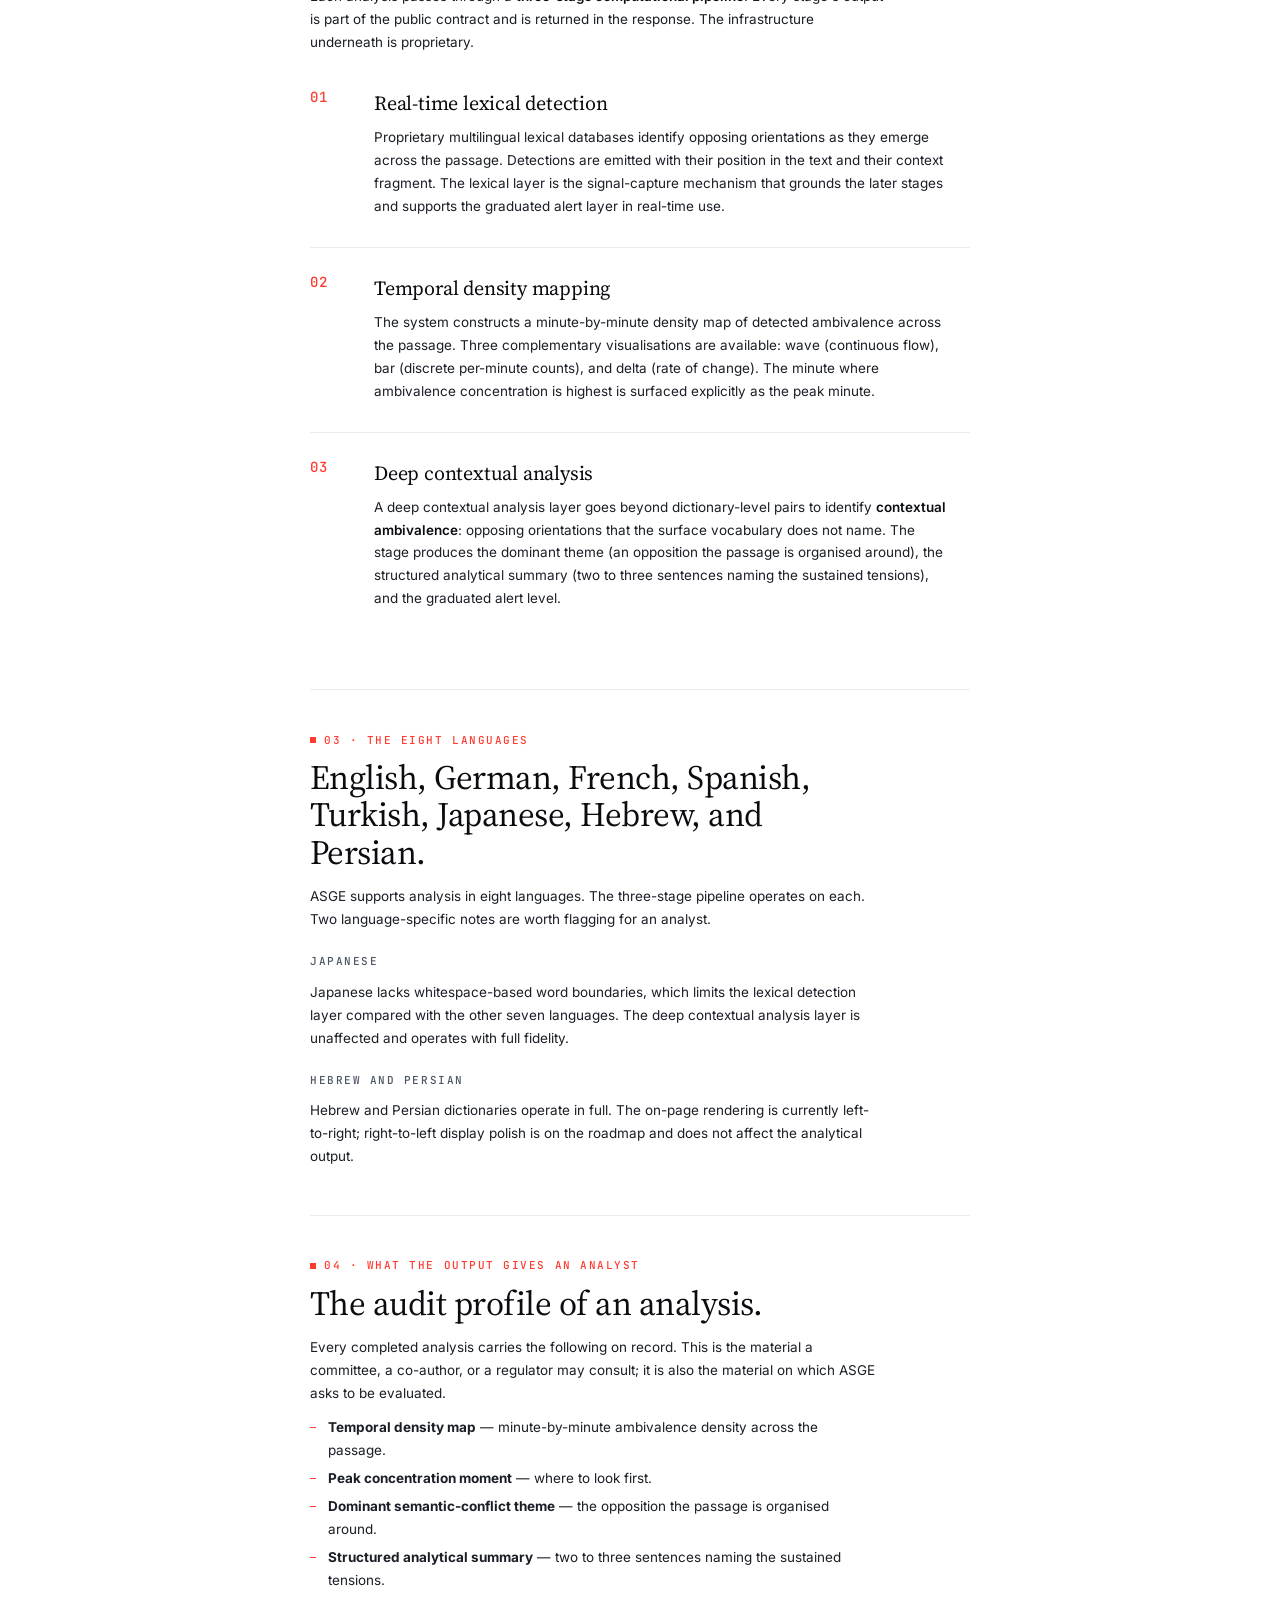
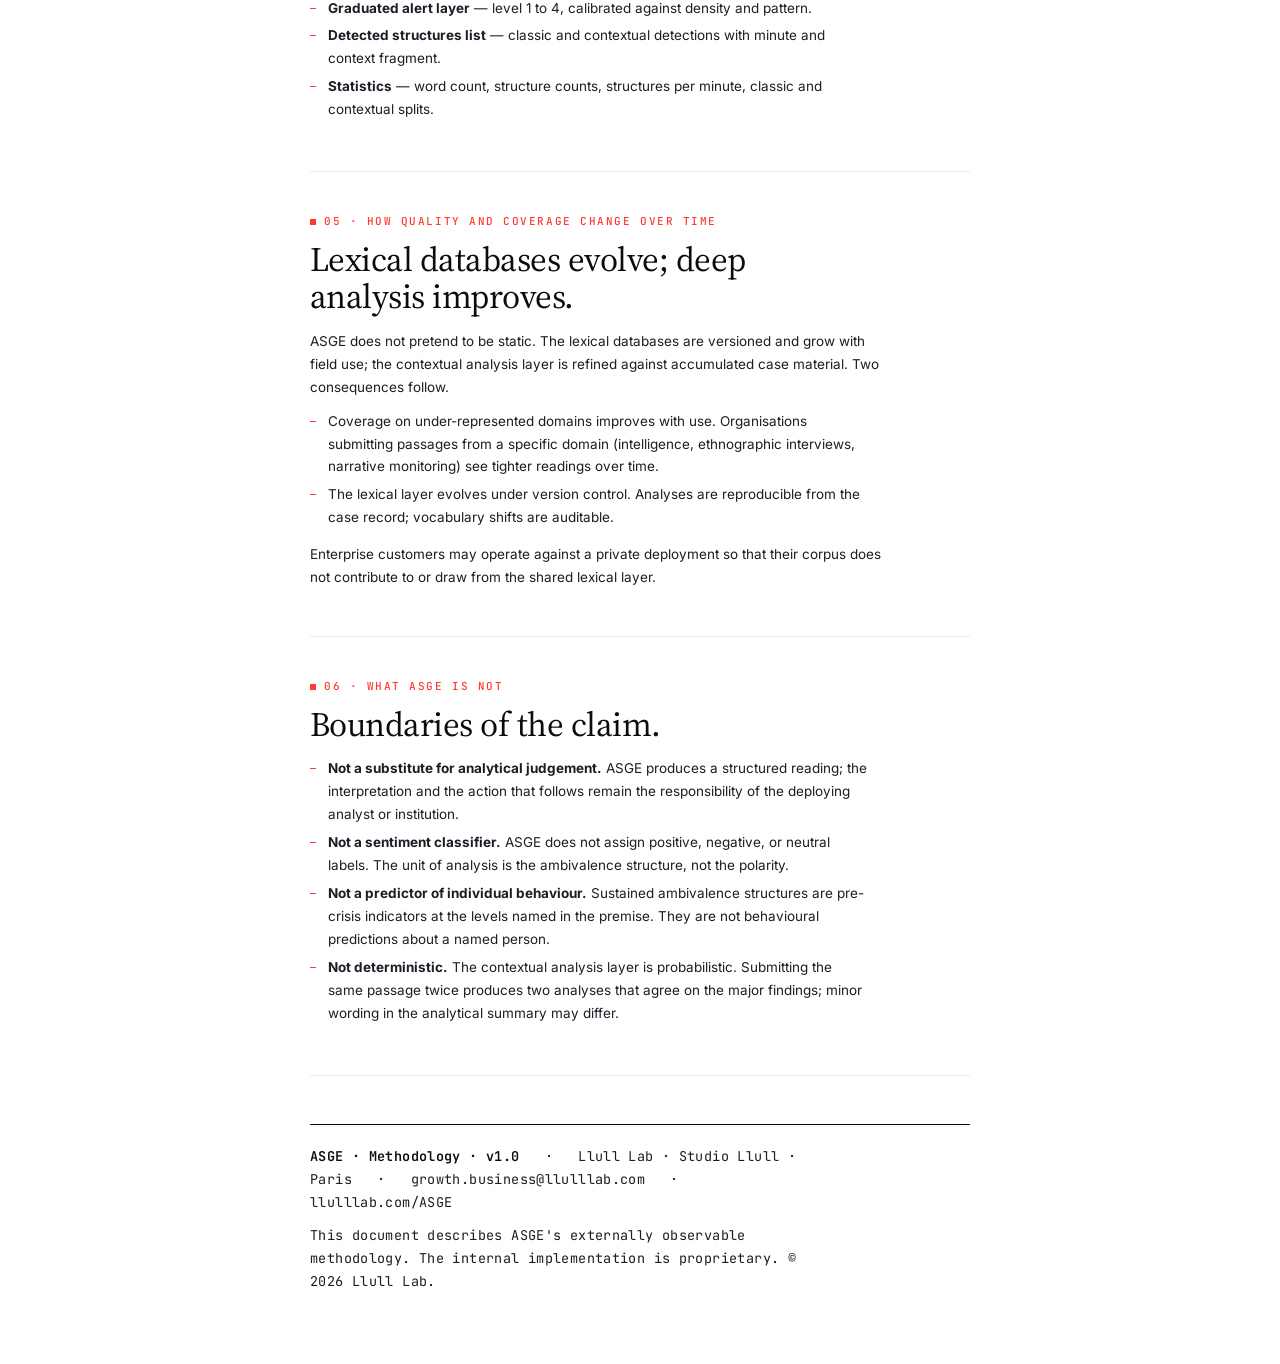
<file: docs/ASGE_Methodology.html>
<!DOCTYPE html>
<html lang="en">
<head>
<meta charset="UTF-8">
<title>ASGE · Methodology</title>
<link rel="preconnect" href="https://fonts.googleapis.com">
<link rel="preconnect" href="https://fonts.gstatic.com" crossorigin>
<link href="https://fonts.googleapis.com/css2?family=Inter:wght@400;500;600;700&family=JetBrains+Mono:wght@400;500;600&family=Source+Serif+4:opsz,wght@8..60,400;8..60,500;8..60,600&display=swap" rel="stylesheet">
<link rel="stylesheet" href="_print_styles.css">
</head>
<body>
<div class="page">

<section class="cover">
  <div class="cover-strip">
    <span><strong>LLULL LAB</strong> · STUDIO LLULL · PARIS</span>
    <span>Document 02 · v1.0</span>
  </div>
  <div class="cover-body">
    <div class="cover-tag">ASGE · Document 02</div>
    <h1 class="cover-title"><span class="h">Methodology.</span></h1>
    <p class="cover-subtitle">How ASGE arrives at an analysis. Written to be read by a research or oversight committee and to survive their scrutiny.</p>
    <dl class="cover-meta">
      <div><dt>Audience</dt><dd>Research &amp; Oversight</dd></div>
      <div><dt>Version</dt><dd>1.0</dd></div>
      <div><dt>Issued</dt><dd>May 2026</dd></div>
    </dl>
  </div>
  <div class="cover-footer">
    <span>llulllab.com / ASGE</span>
    <span>growth.business@llulllab.com</span>
  </div>
</section>

<div class="body">

<section>
  <div class="sec-label">01 · Premise</div>
  <h1 class="sec-title">Why ambivalence, not sentiment.</h1>
  <p>ASGE detects, maps, and analyses <strong>ambivalence structures</strong> in natural language: the sustained co-presence of opposing orientations toward the same object. The concept is developed in anthropology and political science. Sustained ambivalence structures act as early indicators of neurotic crisis at the individual level, offensive escalation at the collective level, and criminal action across both &mdash; before these stabilise into observable behaviour.</p>
  <p>Standard sentiment classifiers flatten ambiguity into positive, negative, or neutral. The signal that actually precedes escalation or crisis sits in the gap those models discard. ASGE adds a layer that existing OSINT, risk, and intelligence toolchains do not provide: a structural reading of sustained co-presence of opposing orientations, mapped against time, with a written summary and a graduated alert.</p>
</section>

<section>
  <div class="sec-label">02 · The three-stage pipeline</div>
  <h1 class="sec-title">Three stages from passage to analysis.</h1>
  <p>Each analysis passes through a <strong>three-stage computational pipeline</strong>. Every stage's output is part of the public contract and is returned in the response. The infrastructure underneath is proprietary.</p>

  <ol class="stages">
    <li>
      <span class="stage-title">Real-time lexical detection</span>
      <p>Proprietary multilingual lexical databases identify opposing orientations as they emerge across the passage. Detections are emitted with their position in the text and their context fragment. The lexical layer is the signal-capture mechanism that grounds the later stages and supports the graduated alert layer in real-time use.</p>
    </li>
    <li>
      <span class="stage-title">Temporal density mapping</span>
      <p>The system constructs a minute-by-minute density map of detected ambivalence across the passage. Three complementary visualisations are available: wave (continuous flow), bar (discrete per-minute counts), and delta (rate of change). The minute where ambivalence concentration is highest is surfaced explicitly as the peak minute.</p>
    </li>
    <li>
      <span class="stage-title">Deep contextual analysis</span>
      <p>A deep contextual analysis layer goes beyond dictionary-level pairs to identify <strong>contextual ambivalence</strong>: opposing orientations that the surface vocabulary does not name. The stage produces the dominant theme (an opposition the passage is organised around), the structured analytical summary (two to three sentences naming the sustained tensions), and the graduated alert level.</p>
    </li>
  </ol>
</section>

<section>
  <div class="sec-label">03 · The eight languages</div>
  <h1 class="sec-title">English, German, French, Spanish, Turkish, Japanese, Hebrew, and Persian.</h1>
  <p>ASGE supports analysis in eight languages. The three-stage pipeline operates on each. Two language-specific notes are worth flagging for an analyst.</p>

  <h3>Japanese</h3>
  <p>Japanese lacks whitespace-based word boundaries, which limits the lexical detection layer compared with the other seven languages. The deep contextual analysis layer is unaffected and operates with full fidelity.</p>

  <h3>Hebrew and Persian</h3>
  <p>Hebrew and Persian dictionaries operate in full. The on-page rendering is currently left-to-right; right-to-left display polish is on the roadmap and does not affect the analytical output.</p>
</section>

<section class="no-break">
  <div class="sec-label">04 · What the output gives an analyst</div>
  <h1 class="sec-title">The audit profile of an analysis.</h1>
  <p>Every completed analysis carries the following on record. This is the material a committee, a co-author, or a regulator may consult; it is also the material on which ASGE asks to be evaluated.</p>
  <ul>
    <li><strong>Temporal density map</strong> &mdash; minute-by-minute ambivalence density across the passage.</li>
    <li><strong>Peak concentration moment</strong> &mdash; where to look first.</li>
    <li><strong>Dominant semantic-conflict theme</strong> &mdash; the opposition the passage is organised around.</li>
    <li><strong>Structured analytical summary</strong> &mdash; two to three sentences naming the sustained tensions.</li>
    <li><strong>Graduated alert layer</strong> &mdash; level 1 to 4, calibrated against density and pattern.</li>
    <li><strong>Detected structures list</strong> &mdash; classic and contextual detections with minute and context fragment.</li>
    <li><strong>Statistics</strong> &mdash; word count, structure counts, structures per minute, classic and contextual splits.</li>
  </ul>
</section>

<section>
  <div class="sec-label">05 · How quality and coverage change over time</div>
  <h1 class="sec-title">Lexical databases evolve; deep analysis improves.</h1>
  <p>ASGE does not pretend to be static. The lexical databases are versioned and grow with field use; the contextual analysis layer is refined against accumulated case material. Two consequences follow.</p>
  <ul>
    <li>Coverage on under-represented domains improves with use. Organisations submitting passages from a specific domain (intelligence, ethnographic interviews, narrative monitoring) see tighter readings over time.</li>
    <li>The lexical layer evolves under version control. Analyses are reproducible from the case record; vocabulary shifts are auditable.</li>
  </ul>
  <p>Enterprise customers may operate against a private deployment so that their corpus does not contribute to or draw from the shared lexical layer.</p>
</section>

<section class="no-break">
  <div class="sec-label">06 · What ASGE is not</div>
  <h1 class="sec-title">Boundaries of the claim.</h1>
  <ul>
    <li><strong>Not a substitute for analytical judgement.</strong> ASGE produces a structured reading; the interpretation and the action that follows remain the responsibility of the deploying analyst or institution.</li>
    <li><strong>Not a sentiment classifier.</strong> ASGE does not assign positive, negative, or neutral labels. The unit of analysis is the ambivalence structure, not the polarity.</li>
    <li><strong>Not a predictor of individual behaviour.</strong> Sustained ambivalence structures are pre-crisis indicators at the levels named in the premise. They are not behavioural predictions about a named person.</li>
    <li><strong>Not deterministic.</strong> The contextual analysis layer is probabilistic. Submitting the same passage twice produces two analyses that agree on the major findings; minor wording in the analytical summary may differ.</li>
  </ul>
</section>

<div class="colophon">
  <p><strong>ASGE · Methodology · v1.0</strong> &nbsp; · &nbsp; Llull Lab &middot; Studio Llull &middot; Paris &nbsp; · &nbsp; growth.business@llulllab.com &nbsp; · &nbsp; llulllab.com/ASGE</p>
  <p>This document describes ASGE's externally observable methodology. The internal implementation is proprietary. &copy; 2026 Llull Lab.</p>
</div>

</div>
</div>
</body>
</html>
</file>
<file: docs/_print_styles.css>
/* Shared print stylesheet for ASGE PDF docs — signal-red aesthetic on white paper. */
*,*::before,*::after{box-sizing:border-box;margin:0;padding:0}
:root{
  --paper:#ffffff;
  --paper-2:#f5f6f8;
  --ink:#0a0c10;
  --ink-2:#1a1e26;
  --ink-3:#4b5563;
  --ink-4:#9ca3af;
  --rule:#d8dce3;
  --rule-2:#e8ebef;
  --accent:#ff3b30;
  --accent-dim:#c92a22;
  --accent-soft:#ffe9e7;
  --code-bg:#0a0c10;
  --font-display:'Source Serif 4',Georgia,serif;
  --font-sans:'Inter','Helvetica Neue',system-ui,sans-serif;
  --font-mono:'JetBrains Mono','SF Mono',Consolas,monospace;
}
@page{size:A4;margin:22mm 20mm 22mm 20mm}
html{font-size:15px}
body{font-family:var(--font-sans);color:var(--ink);background:var(--paper);line-height:1.6;-webkit-font-smoothing:antialiased}
.page{max-width:760px;margin:0 auto;padding:40px 50px 60px}

.cover{page-break-after:always;min-height:calc(297mm - 44mm);display:flex;flex-direction:column;position:relative}
.cover-strip{display:flex;justify-content:space-between;align-items:center;padding-bottom:18px;border-bottom:1px solid var(--ink);font-family:var(--font-mono);font-size:10px;letter-spacing:0.18em;text-transform:uppercase;color:var(--ink-2)}
.cover-strip strong{color:var(--ink);font-weight:600}
.cover-body{flex:1;padding-top:80px}
.cover-tag{display:inline-flex;align-items:center;gap:8px;font-family:var(--font-mono);font-size:11px;letter-spacing:0.18em;text-transform:uppercase;color:var(--accent);font-weight:500;margin-bottom:24px;padding:6px 12px;border:1px solid var(--accent);background:var(--accent-soft)}
.cover-tag::before{content:'';width:6px;height:6px;background:var(--accent)}
.cover-title{font-family:var(--font-display);font-size:62px;font-weight:400;letter-spacing:-0.02em;line-height:1.02;color:var(--ink);margin-bottom:20px;max-width:18ch}
.cover-title .h{color:var(--accent)}
.cover-subtitle{font-family:var(--font-display);font-size:22px;font-weight:400;font-style:italic;color:var(--ink-2);line-height:1.4;max-width:46ch;margin-bottom:60px}
.cover-meta{display:grid;grid-template-columns:repeat(3,1fr);border-top:1px solid var(--rule);padding-top:22px;margin-top:auto}
.cover-meta > div{padding-right:24px}
.cover-meta dt{font-family:var(--font-mono);font-size:9px;letter-spacing:0.16em;text-transform:uppercase;color:var(--ink-3);margin-bottom:6px}
.cover-meta dd{font-family:var(--font-display);font-size:16px;font-weight:500;color:var(--ink)}
.cover-footer{margin-top:24px;padding-top:18px;border-top:1px solid var(--ink);display:flex;justify-content:space-between;font-family:var(--font-mono);font-size:10px;letter-spacing:0.06em;color:var(--ink-3)}

.body section{padding:36px 0;border-bottom:1px solid var(--rule-2)}
.body section:last-child{border-bottom:none}
.body section.no-break{page-break-inside:avoid}
.sec-label{display:inline-flex;align-items:center;gap:8px;font-family:var(--font-mono);font-size:11px;letter-spacing:0.14em;text-transform:uppercase;color:var(--accent);font-weight:500;margin-bottom:10px}
.sec-label::before{content:'';width:6px;height:6px;background:var(--accent)}
h1.sec-title{font-family:var(--font-display);font-size:34px;font-weight:400;letter-spacing:-0.015em;line-height:1.1;margin-bottom:14px;max-width:32ch}
h1.sec-title .h{color:var(--accent)}
h2{font-family:var(--font-display);font-size:22px;font-weight:400;letter-spacing:-0.01em;margin-top:26px;margin-bottom:10px}
h3{font-family:var(--font-mono);font-size:11px;font-weight:500;letter-spacing:0.14em;text-transform:uppercase;color:var(--ink-3);margin-top:22px;margin-bottom:10px}
p{font-size:13.5px;color:var(--ink-2);line-height:1.7;margin-bottom:11px;max-width:64ch}
p strong{color:var(--ink);font-weight:600}
ul,ol{margin:8px 0 14px 0;list-style:none}
li{font-size:13.5px;color:var(--ink-2);line-height:1.7;margin-bottom:5px;max-width:62ch;position:relative;padding-left:18px}
li::before{content:'';position:absolute;left:0;top:11px;width:6px;height:1px;background:var(--accent)}
code{font-family:var(--font-mono);font-size:11.5px;background:var(--paper-2);padding:1px 5px;border:1px solid var(--rule-2);color:var(--ink)}

pre.code{background:var(--code-bg);color:#e8e6df;font-family:var(--font-mono);font-size:11px;line-height:1.6;padding:18px 20px;overflow-x:auto;white-space:pre;margin:12px 0;page-break-inside:avoid;border:1px solid var(--ink)}
pre.code .k{color:#88b4d8}
pre.code .s{color:#7eb47c}
pre.code .c{color:#6b7280;font-style:italic}

.callout{display:flex;gap:14px;padding:14px 16px;margin:14px 0;border-left:2px solid var(--accent);background:var(--accent-soft);page-break-inside:avoid}
.callout .label{font-family:var(--font-mono);font-size:9px;letter-spacing:0.16em;text-transform:uppercase;color:var(--accent);font-weight:600;flex-shrink:0;padding-top:2px;min-width:60px}
.callout p{font-size:12.5px;color:var(--ink);margin:0;line-height:1.6;max-width:none}

table.fields{width:100%;border-collapse:collapse;font-size:12px;margin:12px 0;border:1px solid var(--rule);page-break-inside:avoid}
table.fields th,table.fields td{text-align:left;padding:9px 12px;border-bottom:1px solid var(--rule-2);vertical-align:top}
table.fields tr:last-child td{border-bottom:none}
table.fields th{font-family:var(--font-mono);font-size:9px;letter-spacing:0.14em;text-transform:uppercase;color:var(--ink-3);font-weight:600;background:var(--paper-2)}
table.fields td.fname{font-family:var(--font-mono);font-size:11px;color:var(--ink);white-space:nowrap}
table.fields td.ftype{font-family:var(--font-mono);font-size:10.5px;color:var(--ink-3);white-space:nowrap}
table.fields td.fdesc{color:var(--ink-2);line-height:1.55}

.status-row{display:flex;flex-wrap:wrap;gap:6px;margin:12px 0}
.chip{display:inline-flex;align-items:center;gap:7px;font-family:var(--font-mono);font-size:10px;color:var(--ink-2);padding:5px 10px;border:1px solid var(--rule);letter-spacing:0.04em}
.chip .dot{width:6px;height:6px}
.chip .dot.ok{background:#16a34a}
.chip .dot.warn{background:#d97706}
.chip .dot.bad{background:var(--accent)}

ol.stages{counter-reset:stage;margin:14px 0;padding:0}
ol.stages > li{counter-increment:stage;padding:18px 0 18px 64px;border-bottom:1px solid var(--rule-2);position:relative;page-break-inside:avoid;max-width:none}
ol.stages > li:last-child{border-bottom:none}
ol.stages > li::before{content:counter(stage,decimal-leading-zero);position:absolute;left:0;top:18px;width:auto;height:auto;background:transparent;font-family:var(--font-mono);font-size:14px;color:var(--accent);font-weight:500;letter-spacing:0.06em}
ol.stages .stage-title{display:block;font-family:var(--font-display);font-size:20px;font-weight:400;color:var(--ink);margin-bottom:6px;letter-spacing:-0.01em}

.case{margin:18px 0;padding:18px 22px;background:var(--paper-2);border-left:2px solid var(--accent);page-break-inside:avoid}
.case .case-label{font-family:var(--font-mono);font-size:10px;letter-spacing:0.14em;text-transform:uppercase;color:var(--accent);font-weight:600;margin-bottom:6px}
.case h2{font-family:var(--font-display);font-size:20px;font-weight:400;margin:0 0 6px;color:var(--ink);max-width:none;letter-spacing:-0.01em}
.case p{font-size:13px;margin:0 0 8px;max-width:none}
.case p:last-child{margin-bottom:0}

table.gloss{width:100%;border-collapse:collapse;font-size:12.5px;margin:14px 0;border:1px solid var(--rule);page-break-inside:avoid}
table.gloss th,table.gloss td{text-align:left;padding:11px 14px;border-bottom:1px solid var(--rule-2);vertical-align:top}
table.gloss tr:last-child td{border-bottom:none}
table.gloss th{font-family:var(--font-mono);font-size:9px;letter-spacing:0.14em;text-transform:uppercase;color:var(--ink-3);font-weight:600;background:var(--paper-2)}
table.gloss td.term{font-family:var(--font-display);font-weight:500;color:var(--ink);white-space:nowrap;font-size:13px}
table.gloss td.def{color:var(--ink-2);line-height:1.6}

.colophon{margin-top:48px;padding-top:20px;border-top:1px solid var(--ink);font-family:var(--font-mono);font-size:9.5px;letter-spacing:0.04em;color:var(--ink-3);line-height:1.6}
.colophon strong{color:var(--ink);font-weight:600}

@media print{
  body{background:#fff}
  .page{padding:0;max-width:none}
  pre.code,.callout,.case,table.fields th,table.gloss th,.cover-tag{-webkit-print-color-adjust:exact;print-color-adjust:exact}
}
</file>
